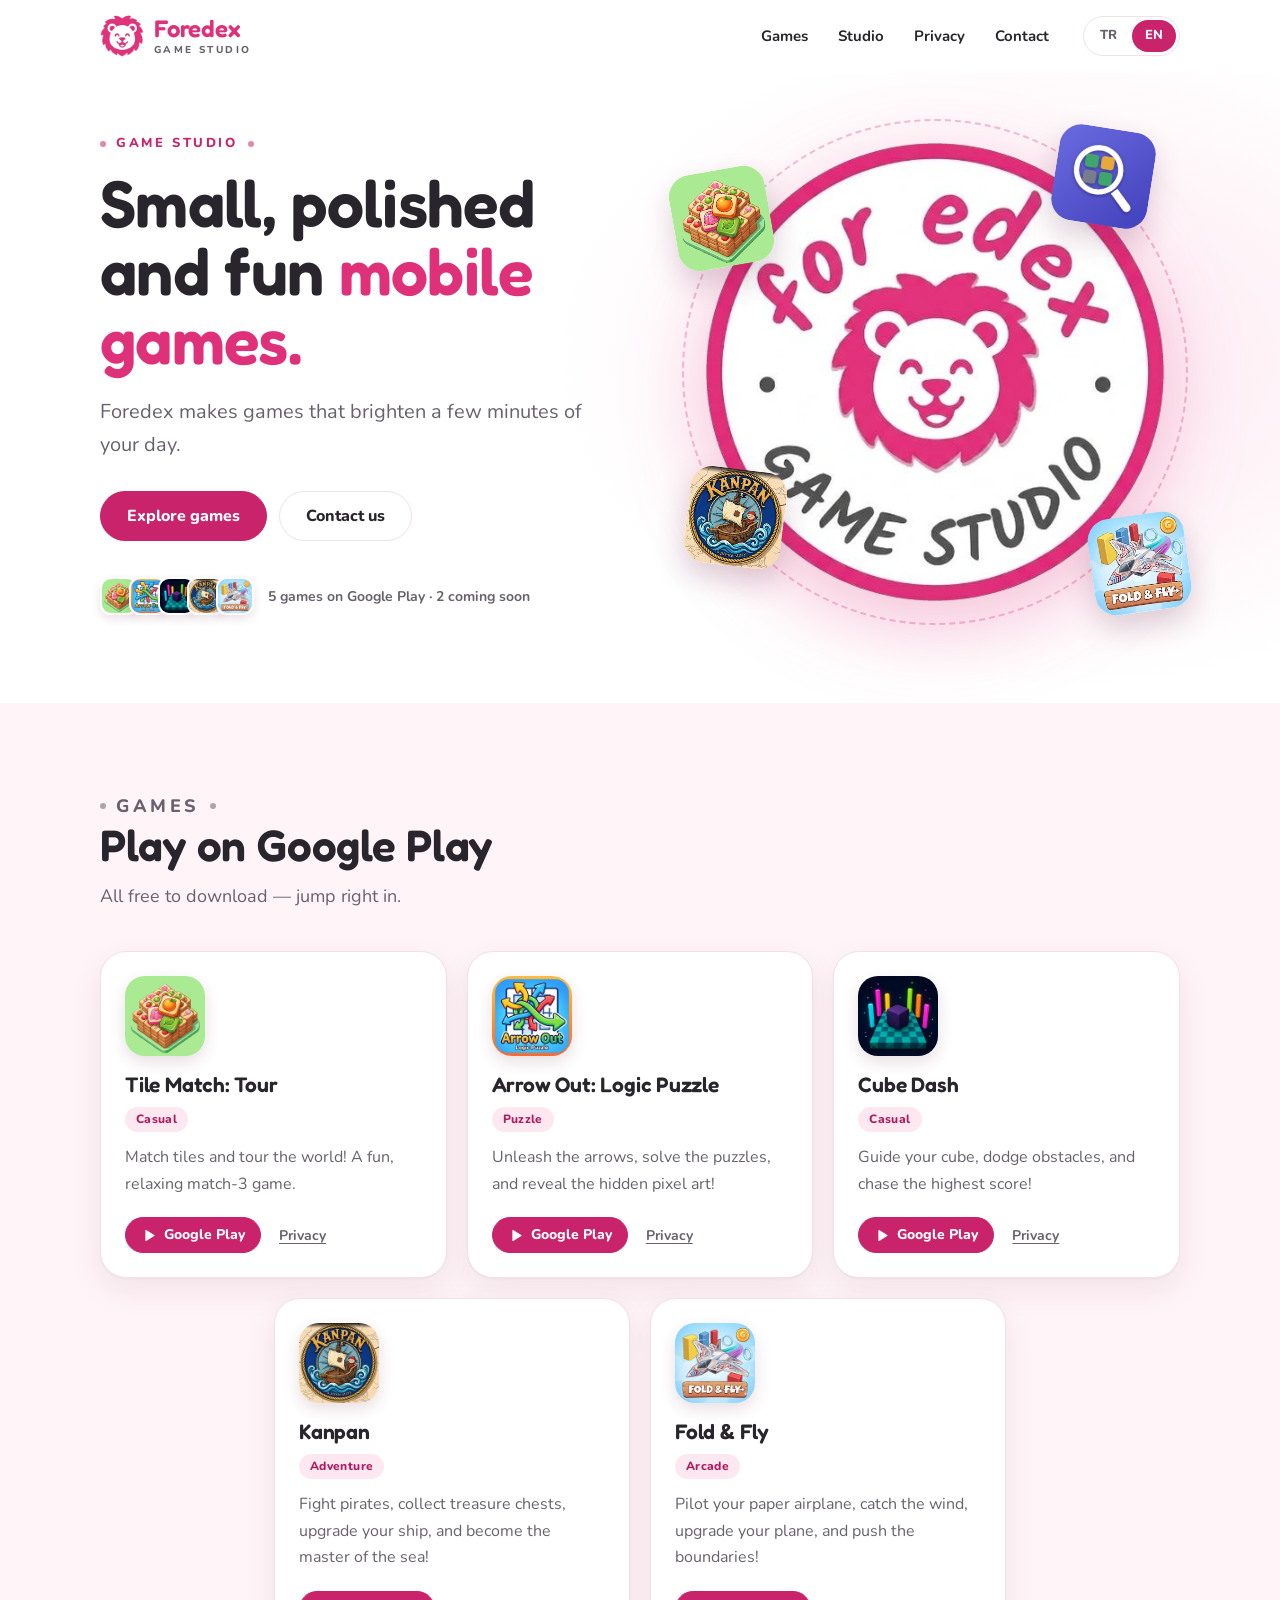
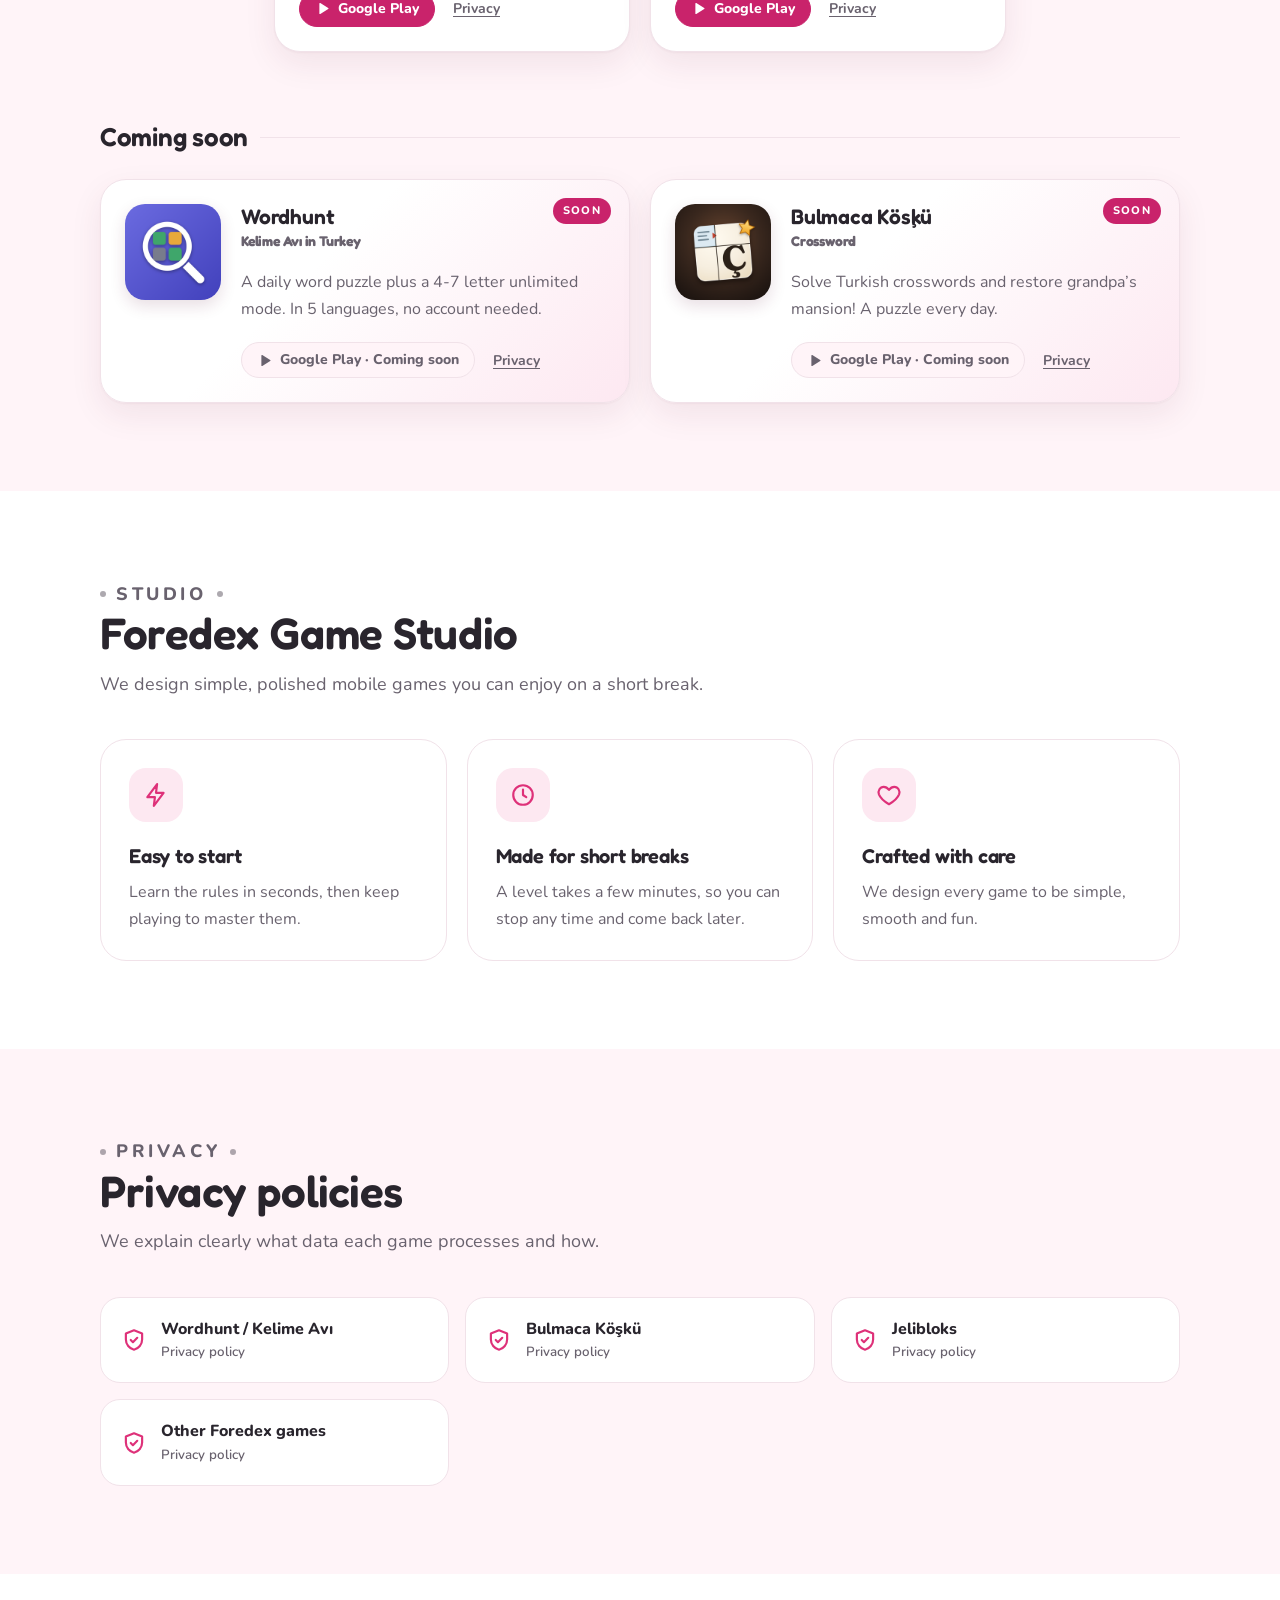
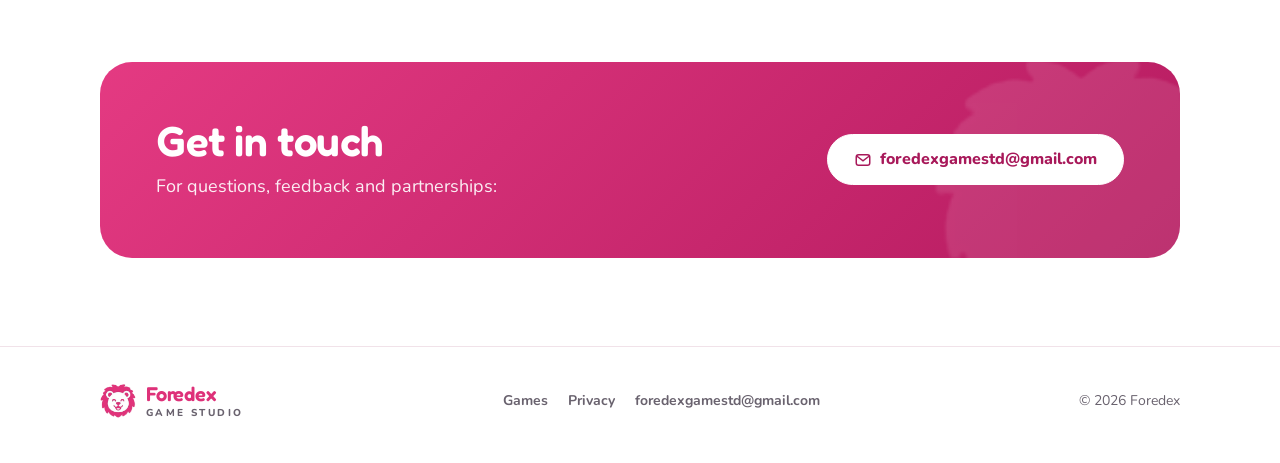
<file: index.html>
<!DOCTYPE html>
<html lang="tr">
<head>
<meta charset="utf-8">
<meta name="viewport" content="width=device-width, initial-scale=1">
<title>Foredex Game Studio</title>
<meta name="description" content="Foredex: small, polished and fun mobile games. Küçük, şık ve eğlenceli mobil oyunlar.">
<meta name="theme-color" content="#ffffff" media="(prefers-color-scheme: light)">
<meta name="theme-color" content="#141116" media="(prefers-color-scheme: dark)">
<meta property="og:type" content="website">
<meta property="og:site_name" content="Foredex Game Studio">
<meta property="og:title" content="Foredex Game Studio">
<meta property="og:description" content="Foredex: small, polished and fun mobile games. Küçük, şık ve eğlenceli mobil oyunlar.">
<meta property="og:url" content="https://kadirzbk.github.io/foredex/">
<meta property="og:image" content="https://kadirzbk.github.io/foredex/assets/og.png">
<meta name="twitter:card" content="summary_large_image">
<link rel="icon" type="image/png" href="assets/favicon.png">
<link rel="apple-touch-icon" href="assets/apple-touch-icon.png">
<link rel="preconnect" href="https://fonts.googleapis.com">
<link rel="preconnect" href="https://fonts.gstatic.com" crossorigin>
<link rel="stylesheet" href="https://fonts.googleapis.com/css2?family=Fredoka:wght@500..700&family=Nunito:wght@400..800&display=swap">
<link rel="stylesheet" href="assets/style.css">
</head>
<body>
<header class="top"><div class="wrap">
  <a class="brand" href="./"><img src="assets/mark.png" alt="" width="44" height="44"><span><b>Foredex</b><small>GAME STUDIO</small></span></a>
  <nav class="nav" aria-label="Menu">
    <a href="#games"><span data-l="tr">Oyunlar</span><span data-l="en" hidden>Games</span></a>
    <a href="#about"><span data-l="tr">Stüdyo</span><span data-l="en" hidden>Studio</span></a>
    <a href="#privacy"><span data-l="tr">Gizlilik</span><span data-l="en" hidden>Privacy</span></a>
    <a href="#contact"><span data-l="tr">İletişim</span><span data-l="en" hidden>Contact</span></a>
  </nav>
  <div class="lang" role="group" aria-label="Language / Dil">
    <button type="button" data-lang="tr" aria-pressed="true">TR</button>
    <button type="button" data-lang="en" aria-pressed="false">EN</button>
  </div>
</div></header>
<main>
<section class="hero"><div class="wrap hero-grid">
  <div>
    <p class="eyebrow">GAME STUDIO</p>
    <h1><span data-l="tr">Küçük, şık ve eğlenceli <em>mobil oyunlar.</em></span><span data-l="en" hidden>Small, polished and fun <em>mobile games.</em></span></h1>
    <p class="lead"><span data-l="tr">Foredex, her gün birkaç dakikanızı güzel geçirecek oyunlar yapar.</span><span data-l="en" hidden>Foredex makes games that brighten a few minutes of your day.</span></p>
    <div class="cta">
      <a class="btn primary lg" href="#games"><span data-l="tr">Oyunları keşfet</span><span data-l="en" hidden>Explore games</span></a>
      <a class="btn lg" href="#contact"><span data-l="tr">İletişim</span><span data-l="en" hidden>Contact us</span></a>
    </div>
    <div class="stack"><div><img src="assets/tilematch.webp" alt="" width="38" height="38"><img src="assets/arrowout.webp" alt="" width="38" height="38"><img src="assets/cubedash.webp" alt="" width="38" height="38"><img src="assets/kanpan.webp" alt="" width="38" height="38"><img src="assets/foldfly.webp" alt="" width="38" height="38"></div><span data-l="tr">Google Play'de 5 oyun · 2 oyun yakında</span><span data-l="en" hidden>5 games on Google Play · 2 coming soon</span></div>
  </div>
  <div class="hero-art" aria-hidden="true">
    <img class="badge" src="assets/logo.webp" alt="" width="512" height="512">
    <img class="float f1" src="assets/tilematch.webp" alt="" width="96" height="96"><img class="float f2" src="assets/wordhunt.png" alt="" width="96" height="96"><img class="float f3" src="assets/kanpan.webp" alt="" width="96" height="96"><img class="float f4" src="assets/foldfly.webp" alt="" width="96" height="96">
  </div>
</div></section>

<section class="block alt" id="games"><div class="wrap">
  <div class="section-head">
    <p class="eyebrow"><span data-l="tr">Oyunlar</span><span data-l="en" hidden>Games</span></p>
    <h2><span data-l="tr">Google Play'de oynayın</span><span data-l="en" hidden>Play on Google Play</span></h2>
    <p><span data-l="tr">Hepsi ücretsiz; indirin ve hemen oynamaya başlayın.</span><span data-l="en" hidden>All free to download — jump right in.</span></p>
  </div>
  <div class="games">
<article class="game">
  <img src="assets/tilematch.webp" alt="" width="80" height="80" loading="lazy">
  <h3>Tile Match: Tour</h3>
  <span class="chip"><span data-l="tr">Gündelik</span><span data-l="en" hidden>Casual</span></span>
  <p><span data-l="tr">Taşları eşleştir, dünyayı keşfet! Eğlenceli ve rahatlatıcı 3’lü eşleştirme oyunu.</span><span data-l="en" hidden>Match tiles and tour the world! A fun, relaxing match-3 game.</span></p>
  <div class="actions">
    <a class="btn primary sm" href="https://play.google.com/store/apps/details?id=com.eXe.foredeX.TileMatch"><svg viewBox="0 0 24 24" aria-hidden="true"><path d="M7 4.2v15.6a1 1 0 0 0 1.5.86l12.6-7.8a1 1 0 0 0 0-1.72L8.5 3.34A1 1 0 0 0 7 4.2z"/></svg>Google Play</a>
    <a class="link" href="games/privacy/"><span data-l="tr">Gizlilik</span><span data-l="en" hidden>Privacy</span></a>
  </div>
</article>
<article class="game">
  <img src="assets/arrowout.webp" alt="" width="80" height="80" loading="lazy">
  <h3>Arrow Out: Logic Puzzle</h3>
  <span class="chip"><span data-l="tr">Bulmaca</span><span data-l="en" hidden>Puzzle</span></span>
  <p><span data-l="tr">Okları serbest bırak, bulmacaları çöz ve gizli piksel sanatını ortaya çıkar!</span><span data-l="en" hidden>Unleash the arrows, solve the puzzles, and reveal the hidden pixel art!</span></p>
  <div class="actions">
    <a class="btn primary sm" href="https://play.google.com/store/apps/details?id=com.eXe.foredeX.ArrowOut"><svg viewBox="0 0 24 24" aria-hidden="true"><path d="M7 4.2v15.6a1 1 0 0 0 1.5.86l12.6-7.8a1 1 0 0 0 0-1.72L8.5 3.34A1 1 0 0 0 7 4.2z"/></svg>Google Play</a>
    <a class="link" href="games/privacy/"><span data-l="tr">Gizlilik</span><span data-l="en" hidden>Privacy</span></a>
  </div>
</article>
<article class="game">
  <img src="assets/cubedash.webp" alt="" width="80" height="80" loading="lazy">
  <h3>Cube Dash</h3>
  <span class="chip"><span data-l="tr">Gündelik</span><span data-l="en" hidden>Casual</span></span>
  <p><span data-l="tr">Küpünü yönlendir, engellerden kaç ve en yüksek puanı kovala!</span><span data-l="en" hidden>Guide your cube, dodge obstacles, and chase the highest score!</span></p>
  <div class="actions">
    <a class="btn primary sm" href="https://play.google.com/store/apps/details?id=com.eXe.foredeX.CubeDash"><svg viewBox="0 0 24 24" aria-hidden="true"><path d="M7 4.2v15.6a1 1 0 0 0 1.5.86l12.6-7.8a1 1 0 0 0 0-1.72L8.5 3.34A1 1 0 0 0 7 4.2z"/></svg>Google Play</a>
    <a class="link" href="games/privacy/"><span data-l="tr">Gizlilik</span><span data-l="en" hidden>Privacy</span></a>
  </div>
</article>
<article class="game">
  <img src="assets/kanpan.webp" alt="" width="80" height="80" loading="lazy">
  <h3>Kanpan</h3>
  <span class="chip"><span data-l="tr">Macera</span><span data-l="en" hidden>Adventure</span></span>
  <p><span data-l="tr">Korsanlarla savaş, sandıkları topla, gemini geliştir ve denizin hakimi ol!</span><span data-l="en" hidden>Fight pirates, collect treasure chests, upgrade your ship, and become the master of the sea!</span></p>
  <div class="actions">
    <a class="btn primary sm" href="https://play.google.com/store/apps/details?id=com.eXe.foredeX.Kanpan"><svg viewBox="0 0 24 24" aria-hidden="true"><path d="M7 4.2v15.6a1 1 0 0 0 1.5.86l12.6-7.8a1 1 0 0 0 0-1.72L8.5 3.34A1 1 0 0 0 7 4.2z"/></svg>Google Play</a>
    <a class="link" href="games/privacy/"><span data-l="tr">Gizlilik</span><span data-l="en" hidden>Privacy</span></a>
  </div>
</article>
<article class="game">
  <img src="assets/foldfly.webp" alt="" width="80" height="80" loading="lazy">
  <h3>Fold & Fly</h3>
  <span class="chip"><span data-l="tr">Arcade</span><span data-l="en" hidden>Arcade</span></span>
  <p><span data-l="tr">Kağıt uçağını yönlendir, rüzgarı yakala, uçağını geliştir ve sınırları aş!</span><span data-l="en" hidden>Pilot your paper airplane, catch the wind, upgrade your plane, and push the boundaries!</span></p>
  <div class="actions">
    <a class="btn primary sm" href="https://play.google.com/store/apps/details?id=com.eXe.foredeX.FoldFly"><svg viewBox="0 0 24 24" aria-hidden="true"><path d="M7 4.2v15.6a1 1 0 0 0 1.5.86l12.6-7.8a1 1 0 0 0 0-1.72L8.5 3.34A1 1 0 0 0 7 4.2z"/></svg>Google Play</a>
    <a class="link" href="games/privacy/"><span data-l="tr">Gizlilik</span><span data-l="en" hidden>Privacy</span></a>
  </div>
</article>
  </div>
  <h3 class="sub"><span data-l="tr">Yakında</span><span data-l="en" hidden>Coming soon</span></h3>
  <div class="soon">
<article class="game">
  <span class="ribbon"><span data-l="tr">Yakında</span><span data-l="en" hidden>Soon</span></span>
  <img src="assets/wordhunt.png" alt="" width="96" height="96" loading="lazy">
  <div>
    <h3>Wordhunt<small><span data-l="tr">Türkiye'de Kelime Avı</span><span data-l="en" hidden>Kelime Avı in Turkey</span></small></h3>
    <p><span data-l="tr">Her gün bir kelime bulmacası ve 4-7 harfli sınırsız mod. 5 dilde, hesap gerektirmez.</span><span data-l="en" hidden>A daily word puzzle plus a 4-7 letter unlimited mode. In 5 languages, no account needed.</span></p>
    <div class="actions">
      <span class="btn sm disabled"><svg viewBox="0 0 24 24" aria-hidden="true"><path d="M7 4.2v15.6a1 1 0 0 0 1.5.86l12.6-7.8a1 1 0 0 0 0-1.72L8.5 3.34A1 1 0 0 0 7 4.2z"/></svg><span data-l="tr">Google Play · Yakında</span><span data-l="en" hidden>Google Play · Coming soon</span></span>
      <a class="link" href="wordhunt/privacy/"><span data-l="tr">Gizlilik</span><span data-l="en" hidden>Privacy</span></a>
    </div>
  </div>
</article>
<article class="game">
  <span class="ribbon"><span data-l="tr">Yakında</span><span data-l="en" hidden>Soon</span></span>
  <img src="assets/bulmaca-kosku.png" alt="" width="96" height="96" loading="lazy">
  <div>
    <h3>Bulmaca Köşkü<small><span data-l="tr">Çengel Bulmaca</span><span data-l="en" hidden>Crossword</span></small></h3>
    <p><span data-l="tr">Çengel bulmaca çöz, dedenin köşkünü yenile! Her gün bir bulmaca.</span><span data-l="en" hidden>Solve Turkish crosswords and restore grandpa’s mansion! A puzzle every day.</span></p>
    <div class="actions">
      <span class="btn sm disabled"><svg viewBox="0 0 24 24" aria-hidden="true"><path d="M7 4.2v15.6a1 1 0 0 0 1.5.86l12.6-7.8a1 1 0 0 0 0-1.72L8.5 3.34A1 1 0 0 0 7 4.2z"/></svg><span data-l="tr">Google Play · Yakında</span><span data-l="en" hidden>Google Play · Coming soon</span></span>
      <a class="link" href="bulmaca-kosku/privacy/"><span data-l="tr">Gizlilik</span><span data-l="en" hidden>Privacy</span></a>
    </div>
  </div>
</article>
  </div>
</div></section>

<section class="block" id="about"><div class="wrap">
  <div class="section-head">
    <p class="eyebrow"><span data-l="tr">Stüdyo</span><span data-l="en" hidden>Studio</span></p>
    <h2>Foredex Game Studio</h2>
    <p><span data-l="tr">Kısa molalarda açıp keyifle oynayacağınız, sade ve özenli mobil oyunlar tasarlıyoruz.</span><span data-l="en" hidden>We design simple, polished mobile games you can enjoy on a short break.</span></p>
  </div>
  <div class="values"><div class="value"><div class="ic"><svg viewBox="0 0 24 24" aria-hidden="true"><path d="M13 2 4 14h7l-1 8 9-12h-7z"/></svg></div><h3><span data-l="tr">Kolay başla</span><span data-l="en" hidden>Easy to start</span></h3><p><span data-l="tr">Kuralları saniyeler içinde öğrenin; ustalaşmak için oynamaya devam edin.</span><span data-l="en" hidden>Learn the rules in seconds, then keep playing to master them.</span></p></div><div class="value"><div class="ic"><svg viewBox="0 0 24 24" aria-hidden="true"><circle cx="12" cy="12" r="9"/><path d="M12 7v5l3 2"/></svg></div><h3><span data-l="tr">Kısa molalara uygun</span><span data-l="en" hidden>Made for short breaks</span></h3><p><span data-l="tr">Bir bölüm birkaç dakika sürer; dilediğiniz an bırakıp sonra devam edin.</span><span data-l="en" hidden>A level takes a few minutes, so you can stop any time and come back later.</span></p></div><div class="value"><div class="ic"><svg viewBox="0 0 24 24" aria-hidden="true"><path d="M12 20.5s-7.5-4.4-9.3-9.1C1.6 8.2 3.6 4.5 7.1 4.5c2 0 3.6 1.1 4.9 2.8 1.3-1.7 2.9-2.8 4.9-2.8 3.5 0 5.5 3.7 4.4 6.9-1.8 4.7-9.3 9.1-9.3 9.1z"/></svg></div><h3><span data-l="tr">Özenle yapıldı</span><span data-l="en" hidden>Crafted with care</span></h3><p><span data-l="tr">Her oyunu sade, akıcı ve keyifli olacak şekilde tasarlıyoruz.</span><span data-l="en" hidden>We design every game to be simple, smooth and fun.</span></p></div></div>
</div></section>

<section class="block alt" id="privacy"><div class="wrap">
  <div class="section-head">
    <p class="eyebrow"><span data-l="tr">Gizlilik</span><span data-l="en" hidden>Privacy</span></p>
    <h2><span data-l="tr">Gizlilik politikaları</span><span data-l="en" hidden>Privacy policies</span></h2>
    <p><span data-l="tr">Her oyunun hangi verileri nasıl işlediğini açıkça anlatıyoruz.</span><span data-l="en" hidden>We explain clearly what data each game processes and how.</span></p>
  </div>
  <div class="policies">
    <a href="wordhunt/privacy/"><svg viewBox="0 0 24 24" aria-hidden="true"><path d="M12 3 4.5 6v5.5c0 4.6 3.2 8.4 7.5 9.5 4.3-1.1 7.5-4.9 7.5-9.5V6z"/><path d="m9 12 2 2 4-4"/></svg><span>Wordhunt / Kelime Avı<small><span data-l="tr">Gizlilik politikası</span><span data-l="en" hidden>Privacy policy</span></small></span></a>
    <a href="bulmaca-kosku/privacy/"><svg viewBox="0 0 24 24" aria-hidden="true"><path d="M12 3 4.5 6v5.5c0 4.6 3.2 8.4 7.5 9.5 4.3-1.1 7.5-4.9 7.5-9.5V6z"/><path d="m9 12 2 2 4-4"/></svg><span>Bulmaca Köşkü<small><span data-l="tr">Gizlilik politikası</span><span data-l="en" hidden>Privacy policy</span></small></span></a>
    <a href="jelibloks/privacy/"><svg viewBox="0 0 24 24" aria-hidden="true"><path d="M12 3 4.5 6v5.5c0 4.6 3.2 8.4 7.5 9.5 4.3-1.1 7.5-4.9 7.5-9.5V6z"/><path d="m9 12 2 2 4-4"/></svg><span>Jelibloks<small><span data-l="tr">Gizlilik politikası</span><span data-l="en" hidden>Privacy policy</span></small></span></a>
    <a href="games/privacy/"><svg viewBox="0 0 24 24" aria-hidden="true"><path d="M12 3 4.5 6v5.5c0 4.6 3.2 8.4 7.5 9.5 4.3-1.1 7.5-4.9 7.5-9.5V6z"/><path d="m9 12 2 2 4-4"/></svg><span><span data-l="tr">Diğer Foredex oyunları</span><span data-l="en" hidden>Other Foredex games</span><small><span data-l="tr">Gizlilik politikası</span><span data-l="en" hidden>Privacy policy</span></small></span></a>
  </div>
</div></section>

<section class="block" id="contact"><div class="wrap">
  <div class="contact">
    <div>
      <h2><span data-l="tr">Bize yazın</span><span data-l="en" hidden>Get in touch</span></h2>
      <p><span data-l="tr">Sorularınız, geri bildirimleriniz ve iş birlikleri için:</span><span data-l="en" hidden>For questions, feedback and partnerships:</span></p>
    </div>
    <a class="btn lg" href="mailto:foredexgamestd@gmail.com"><svg viewBox="0 0 24 24" aria-hidden="true"><rect x="3" y="5" width="18" height="14" rx="3"/><path d="m4 7 8 6 8-6"/></svg>foredexgamestd@gmail.com</a>
  </div>
</div></section>
</main>
<footer><div class="wrap">
  <a class="brand" href="./"><img src="assets/mark.png" alt="" width="36" height="36" loading="lazy"><span><b>Foredex</b><small>GAME STUDIO</small></span></a>
  <nav aria-label="Footer">
    <a href="#games"><span data-l="tr">Oyunlar</span><span data-l="en" hidden>Games</span></a>
    <a href="#privacy"><span data-l="tr">Gizlilik</span><span data-l="en" hidden>Privacy</span></a>
    <a href="mailto:foredexgamestd@gmail.com">foredexgamestd@gmail.com</a>
  </nav>
  <span>© 2026 Foredex</span>
</div></footer>
<script src="assets/site.js"></script>
</body>
</html>
</file>
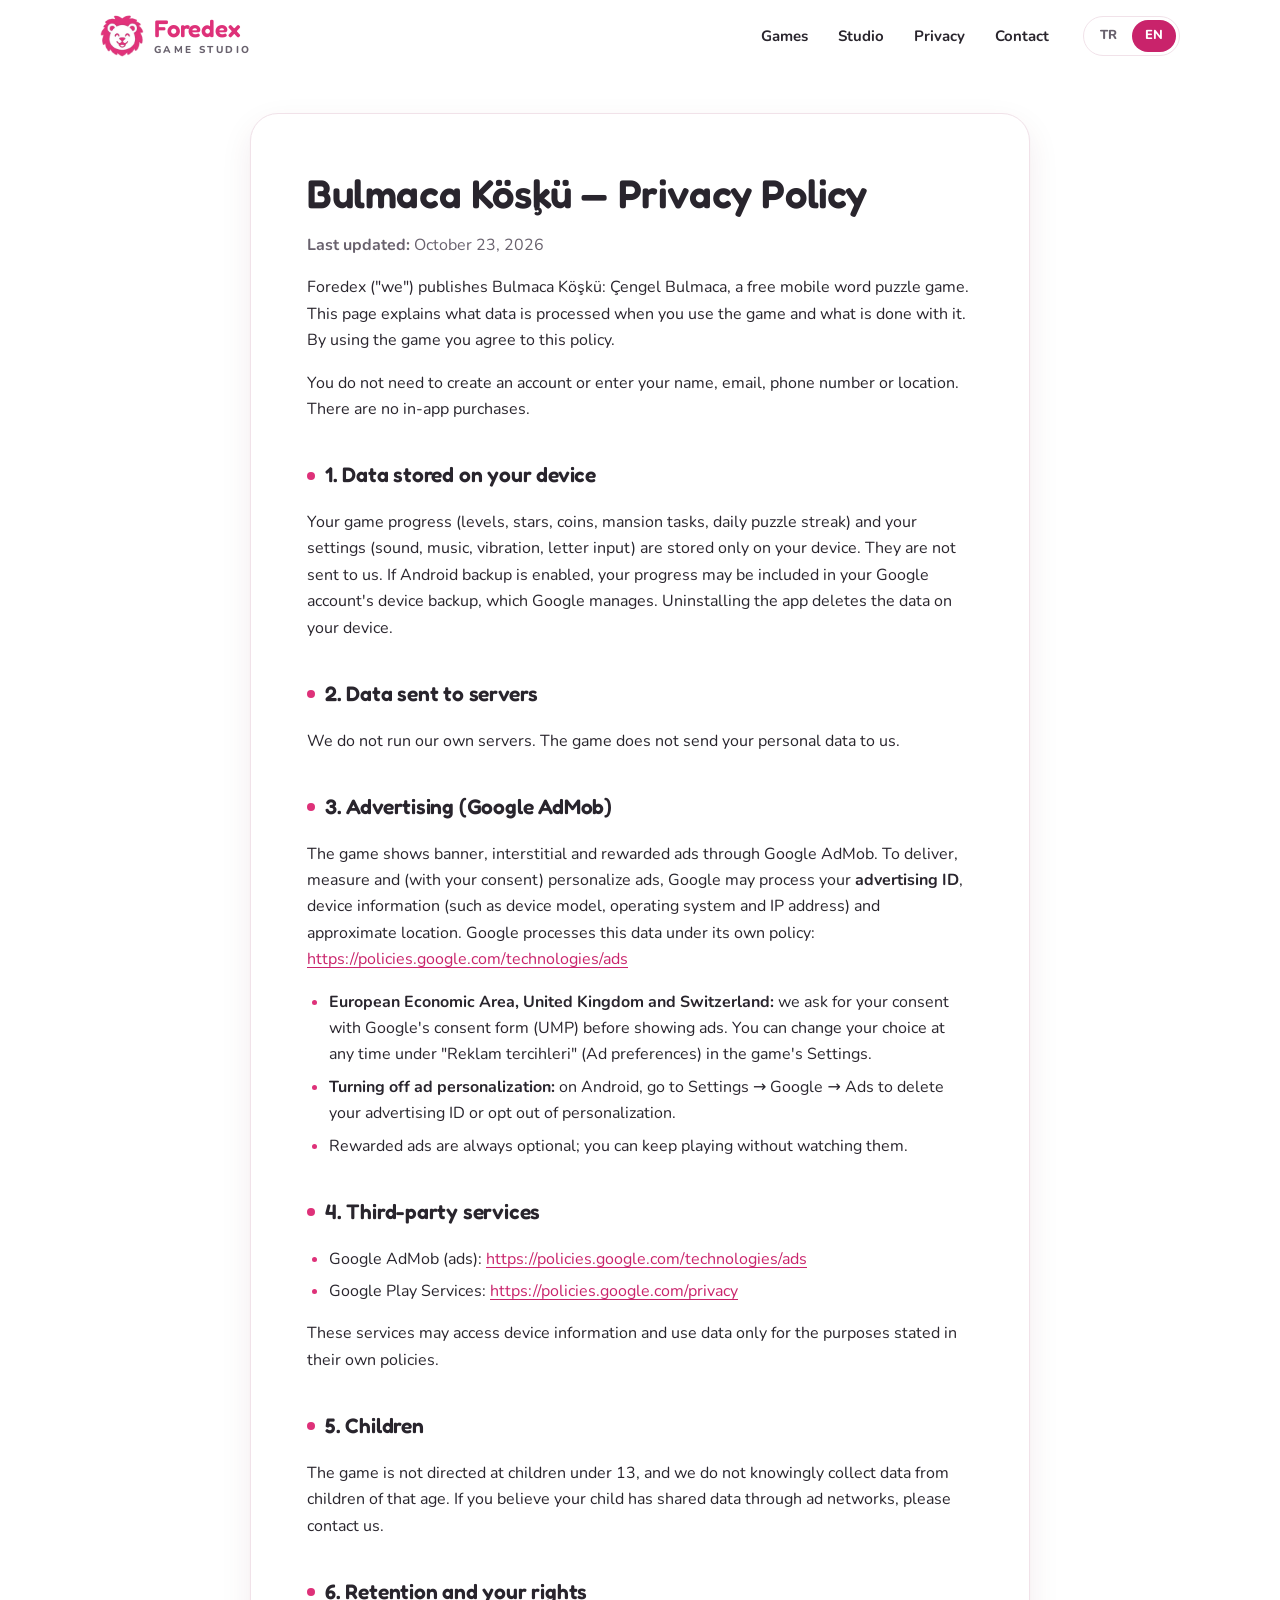
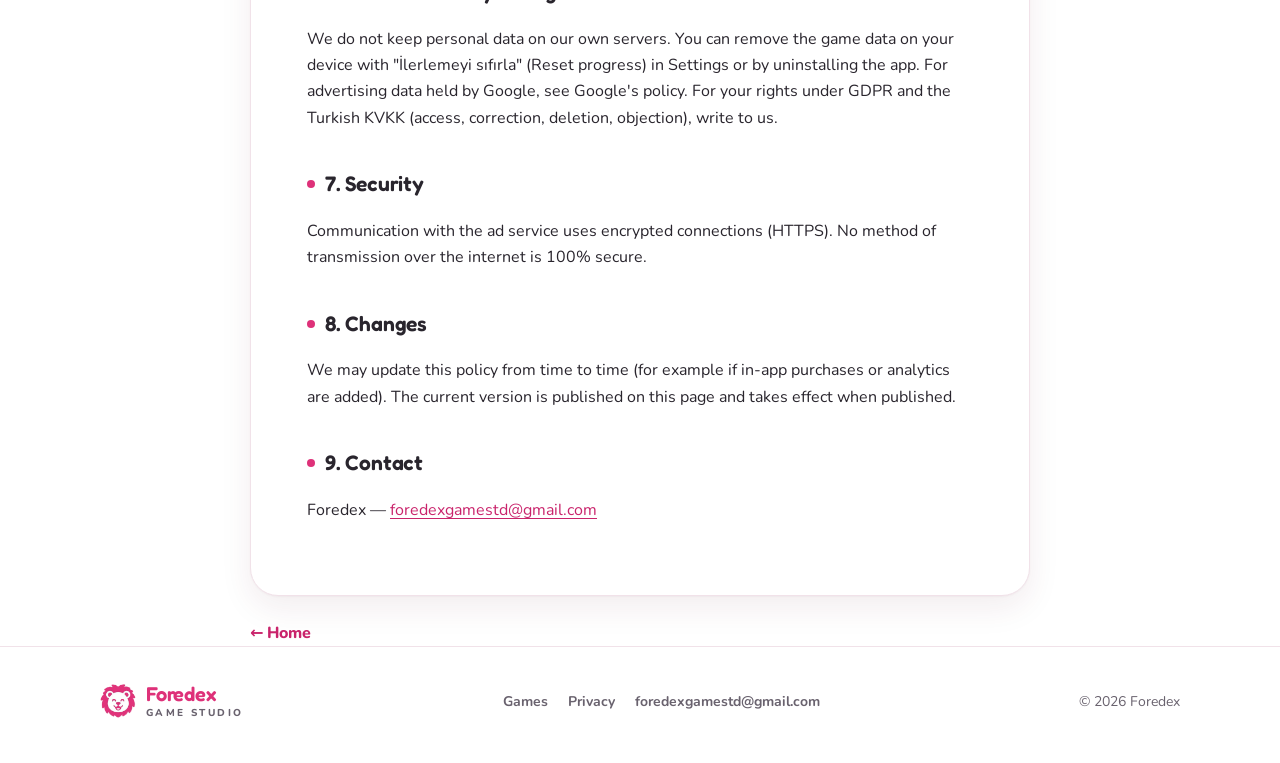
<file: bulmaca-kosku/privacy/index.html>
<!DOCTYPE html>
<html lang="tr">
<head>
<meta charset="utf-8">
<meta name="viewport" content="width=device-width, initial-scale=1">
<title>Bulmaca Köşkü — Privacy Policy</title>
<meta name="description" content="Privacy policy / Gizlilik politikası">
<meta name="theme-color" content="#ffffff" media="(prefers-color-scheme: light)">
<meta name="theme-color" content="#141116" media="(prefers-color-scheme: dark)">
<meta property="og:type" content="website">
<meta property="og:site_name" content="Foredex Game Studio">
<meta property="og:title" content="Bulmaca Köşkü — Privacy Policy">
<meta property="og:description" content="Privacy policy / Gizlilik politikası">
<meta property="og:url" content="https://kadirzbk.github.io/foredex/bulmaca-kosku/privacy/">
<meta property="og:image" content="https://kadirzbk.github.io/foredex/assets/og.png">
<meta name="twitter:card" content="summary_large_image">
<link rel="icon" type="image/png" href="../../assets/favicon.png">
<link rel="apple-touch-icon" href="../../assets/apple-touch-icon.png">
<link rel="preconnect" href="https://fonts.googleapis.com">
<link rel="preconnect" href="https://fonts.gstatic.com" crossorigin>
<link rel="stylesheet" href="https://fonts.googleapis.com/css2?family=Fredoka:wght@500..700&family=Nunito:wght@400..800&display=swap">
<link rel="stylesheet" href="../../assets/style.css">
</head>
<body>
<header class="top"><div class="wrap">
  <a class="brand" href="../../"><img src="../../assets/mark.png" alt="" width="44" height="44"><span><b>Foredex</b><small>GAME STUDIO</small></span></a>
  <nav class="nav" aria-label="Menu">
    <a href="../../#games"><span data-l="tr">Oyunlar</span><span data-l="en" hidden>Games</span></a>
    <a href="../../#about"><span data-l="tr">Stüdyo</span><span data-l="en" hidden>Studio</span></a>
    <a href="../../#privacy"><span data-l="tr">Gizlilik</span><span data-l="en" hidden>Privacy</span></a>
    <a href="../../#contact"><span data-l="tr">İletişim</span><span data-l="en" hidden>Contact</span></a>
  </nav>
  <div class="lang" role="group" aria-label="Language / Dil">
    <button type="button" data-lang="tr" aria-pressed="true">TR</button>
    <button type="button" data-lang="en" aria-pressed="false">EN</button>
  </div>
</div></header>
<main class="wrap page">
<article class="policy" data-l="tr" lang="tr">
<h1>Bulmaca Köşkü — Gizlilik Politikası</h1>
<p><strong>Son güncelleme:</strong> 23 Ekim 2026</p>
<p>Foredex ("biz") olarak Bulmaca Köşkü: Çengel Bulmaca adlı ücretsiz mobil oyunu yayınlıyoruz. Bu sayfa, oyunu kullanırken hangi verilerin işlendiğini ve bu verilerle ne yapıldığını açıklar. Oyunu kullanarak bu politikayı kabul etmiş olursunuz.</p>
<p>Oyunda hesap oluşturmanız, ad, e-posta, telefon numarası ya da konum girmeniz gerekmez. Uygulama içi satın alma yoktur.</p>
<h2>1. Cihazınızda saklanan veriler</h2>
<p>Oyun ilerlemeniz (bölümler, yıldızlar, altınlar, köşk görevleri, Günün Çengeli serisi) ve ayarlarınız (ses, müzik, titreşim, harf girişi) yalnızca cihazınızda saklanır. Bu bilgiler bize gönderilmez. Android'in yedekleme özelliği açıksa ilerlemeniz Google hesabınızın cihaz yedeğine dahil edilebilir; bu yedeği Google yönetir. Uygulamayı silerseniz cihazdaki veriler de silinir.</p>
<h2>2. Sunucuya gönderilen veriler</h2>
<p>Kendi sunucumuz yoktur. Oyun, kişisel verilerinizi bize göndermez.</p>
<h2>3. Reklamlar (Google AdMob)</h2>
<p>Oyun, Google AdMob aracılığıyla banner, geçiş ve ödüllü reklamlar gösterir. Google, reklamları sunmak, ölçmek ve (izin verdiyseniz) kişiselleştirmek için <strong>reklam kimliğinizi</strong>, cihaz bilgilerinizi (cihaz modeli, işletim sistemi, IP adresi gibi) ve yaklaşık konumunuzu işleyebilir. Bu verileri Google kendi politikasına göre işler: <a href="https://policies.google.com/technologies/ads" rel="noopener">https://policies.google.com/technologies/ads</a></p>
<ul>
<li><strong>Avrupa Ekonomik Alanı, Birleşik Krallık ve İsviçre:</strong> Reklam göstermeden önce Google'ın izin penceresi (UMP) ile onayınızı isteriz. Onayınızı oyunun Ayarlar ekranındaki "Reklam tercihleri" bölümünden istediğiniz zaman değiştirebilirsiniz.</li>
<li><strong>Reklam kişiselleştirmesini kapatma:</strong> Android'de Ayarlar → Google → Reklamlar bölümünden reklam kimliğinizi silebilir veya kişiselleştirmeyi kapatabilirsiniz.</li>
<li>Ödüllü reklamlar her zaman isteğe bağlıdır; izlemezseniz oyun oynamaya devam edebilirsiniz.</li>
</ul>
<h2>4. Üçüncü taraf hizmetler</h2>
<ul>
<li>Google AdMob (reklamlar): <a href="https://policies.google.com/technologies/ads" rel="noopener">https://policies.google.com/technologies/ads</a></li>
<li>Google Play Hizmetleri: <a href="https://policies.google.com/privacy" rel="noopener">https://policies.google.com/privacy</a></li>
</ul>
<p>Bu hizmetler cihaz bilgilerine erişebilir ve verileri kendi politikalarında belirtilen amaçlarla kullanır.</p>
<h2>5. Çocuklar</h2>
<p>Oyun 13 yaşın altındaki çocuklara yönelik değildir ve bilerek bu yaştaki çocuklardan veri toplamayız. Çocuğunuzun reklam ağları aracılığıyla veri paylaştığını düşünüyorsanız bizimle iletişime geçin.</p>
<h2>6. Verilerinizin saklanması ve haklarınız</h2>
<p>Kendi sunucularımızda kişisel verinizi tutmayız. Cihazınızdaki oyun verilerini, oyunun Ayarlar ekranındaki "İlerlemeyi sıfırla" ile veya uygulamayı silerek kaldırabilirsiniz. Google'ın tuttuğu reklam verileri için Google'ın politikasına bakın. KVKK ve GDPR kapsamındaki haklarınız (erişim, düzeltme, silme, itiraz) için bize yazabilirsiniz.</p>
<h2>7. Güvenlik</h2>
<p>Reklam hizmetiyle yapılan iletişim şifreli bağlantı (HTTPS) üzerinden gerçekleşir. İnternet üzerinden hiçbir iletim yönteminin %100 güvenli olmadığını unutmayın.</p>
<h2>8. Değişiklikler</h2>
<p>Bu politikayı zaman zaman güncelleyebiliriz (ör. uygulama içi satın alma veya analitik eklenirse). Güncel sürüm bu sayfada yayınlanır ve yayınlandığı anda yürürlüğe girer.</p>
<h2>9. İletişim</h2>
<p>Foredex — <a href="mailto:foredexgamestd@gmail.com">foredexgamestd@gmail.com</a></p>
</article>
<article class="policy" data-l="en" lang="en" hidden>
<h1>Bulmaca Köşkü — Privacy Policy</h1>
<p><strong>Last updated:</strong> October 23, 2026</p>
<p>Foredex ("we") publishes Bulmaca Köşkü: Çengel Bulmaca, a free mobile word puzzle game. This page explains what data is processed when you use the game and what is done with it. By using the game you agree to this policy.</p>
<p>You do not need to create an account or enter your name, email, phone number or location. There are no in-app purchases.</p>
<h2>1. Data stored on your device</h2>
<p>Your game progress (levels, stars, coins, mansion tasks, daily puzzle streak) and your settings (sound, music, vibration, letter input) are stored only on your device. They are not sent to us. If Android backup is enabled, your progress may be included in your Google account's device backup, which Google manages. Uninstalling the app deletes the data on your device.</p>
<h2>2. Data sent to servers</h2>
<p>We do not run our own servers. The game does not send your personal data to us.</p>
<h2>3. Advertising (Google AdMob)</h2>
<p>The game shows banner, interstitial and rewarded ads through Google AdMob. To deliver, measure and (with your consent) personalize ads, Google may process your <strong>advertising ID</strong>, device information (such as device model, operating system and IP address) and approximate location. Google processes this data under its own policy: <a href="https://policies.google.com/technologies/ads" rel="noopener">https://policies.google.com/technologies/ads</a></p>
<ul>
<li><strong>European Economic Area, United Kingdom and Switzerland:</strong> we ask for your consent with Google's consent form (UMP) before showing ads. You can change your choice at any time under "Reklam tercihleri" (Ad preferences) in the game's Settings.</li>
<li><strong>Turning off ad personalization:</strong> on Android, go to Settings → Google → Ads to delete your advertising ID or opt out of personalization.</li>
<li>Rewarded ads are always optional; you can keep playing without watching them.</li>
</ul>
<h2>4. Third-party services</h2>
<ul>
<li>Google AdMob (ads): <a href="https://policies.google.com/technologies/ads" rel="noopener">https://policies.google.com/technologies/ads</a></li>
<li>Google Play Services: <a href="https://policies.google.com/privacy" rel="noopener">https://policies.google.com/privacy</a></li>
</ul>
<p>These services may access device information and use data only for the purposes stated in their own policies.</p>
<h2>5. Children</h2>
<p>The game is not directed at children under 13, and we do not knowingly collect data from children of that age. If you believe your child has shared data through ad networks, please contact us.</p>
<h2>6. Retention and your rights</h2>
<p>We do not keep personal data on our own servers. You can remove the game data on your device with "İlerlemeyi sıfırla" (Reset progress) in Settings or by uninstalling the app. For advertising data held by Google, see Google's policy. For your rights under GDPR and the Turkish KVKK (access, correction, deletion, objection), write to us.</p>
<h2>7. Security</h2>
<p>Communication with the ad service uses encrypted connections (HTTPS). No method of transmission over the internet is 100% secure.</p>
<h2>8. Changes</h2>
<p>We may update this policy from time to time (for example if in-app purchases or analytics are added). The current version is published on this page and takes effect when published.</p>
<h2>9. Contact</h2>
<p>Foredex — <a href="mailto:foredexgamestd@gmail.com">foredexgamestd@gmail.com</a></p>
</article>
<a class="back" href="../../"><span data-l="tr">← Ana sayfa</span><span data-l="en" hidden>← Home</span></a>
</main>
<footer><div class="wrap">
  <a class="brand" href="../../"><img src="../../assets/mark.png" alt="" width="36" height="36" loading="lazy"><span><b>Foredex</b><small>GAME STUDIO</small></span></a>
  <nav aria-label="Footer">
    <a href="../../#games"><span data-l="tr">Oyunlar</span><span data-l="en" hidden>Games</span></a>
    <a href="../../#privacy"><span data-l="tr">Gizlilik</span><span data-l="en" hidden>Privacy</span></a>
    <a href="mailto:foredexgamestd@gmail.com">foredexgamestd@gmail.com</a>
  </nav>
  <span>© 2026 Foredex</span>
</div></footer>
<script src="../../assets/site.js"></script>
</body>
</html>
</file>
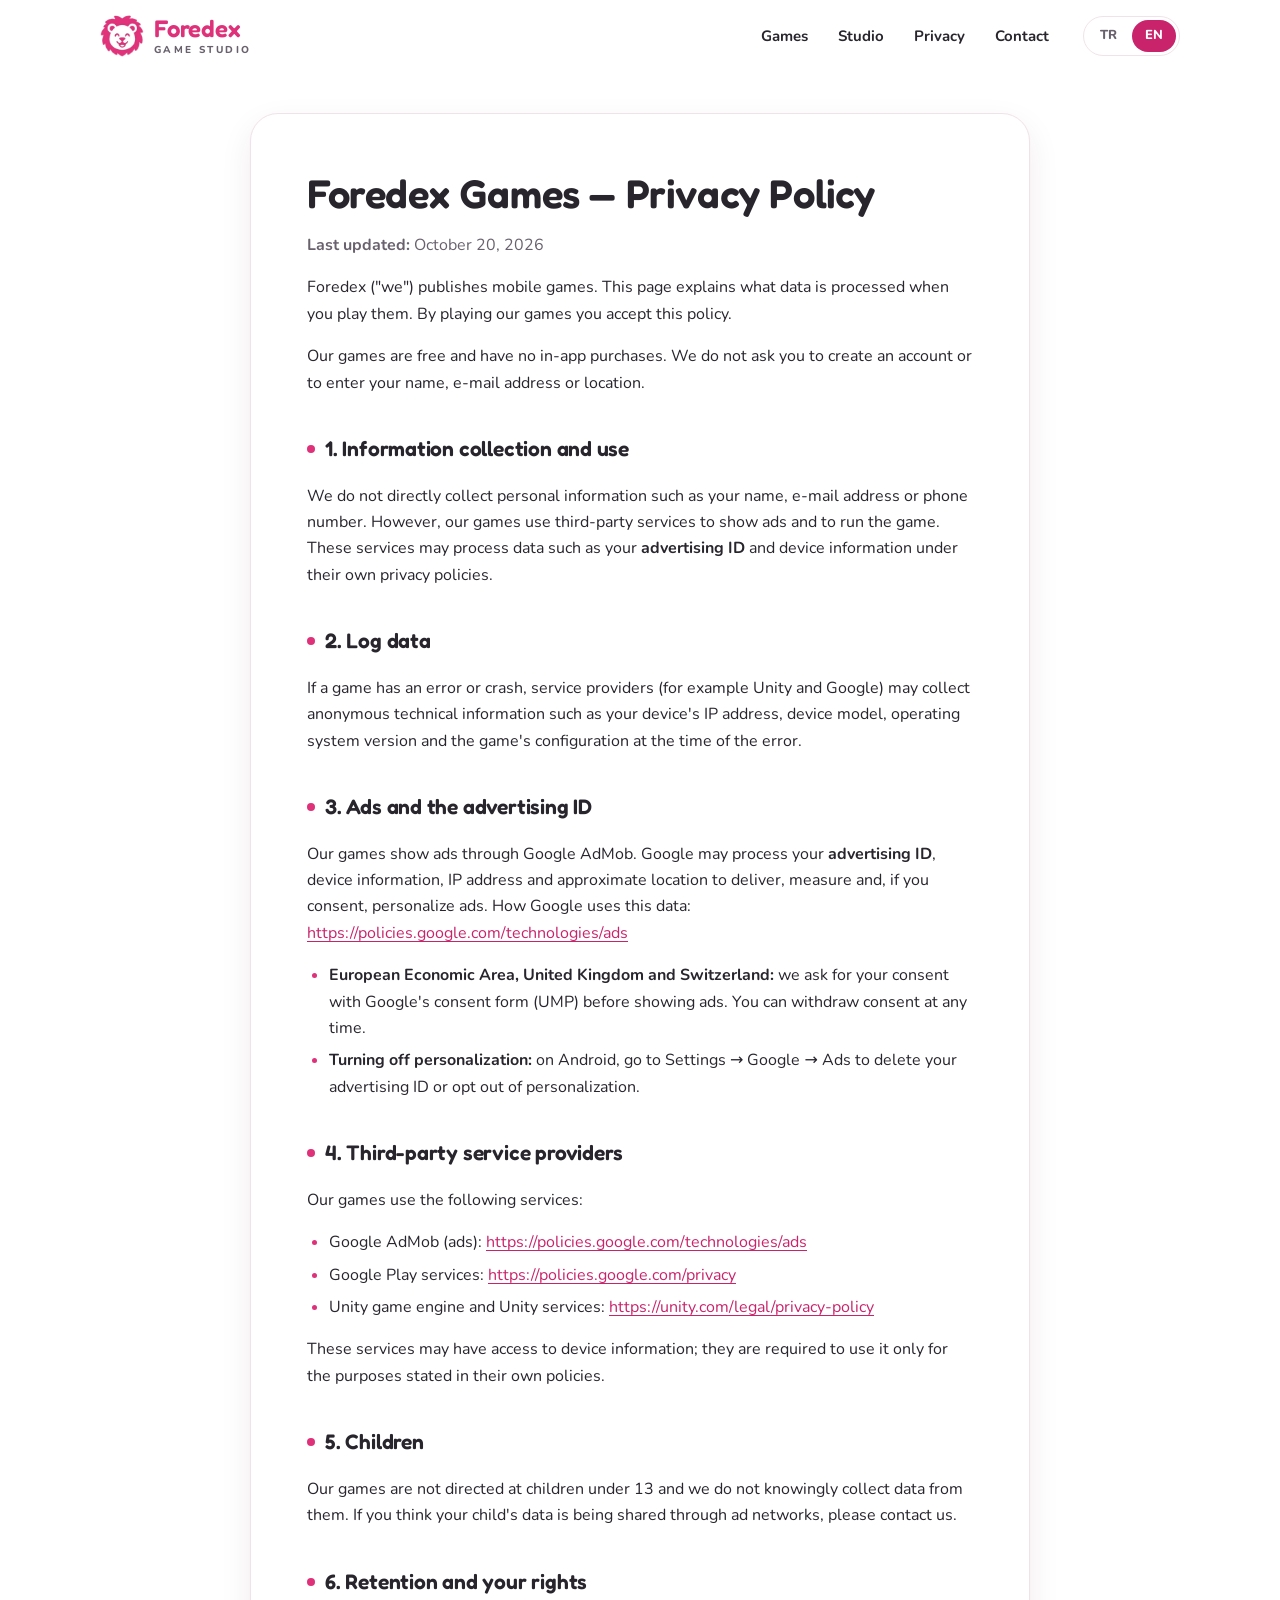
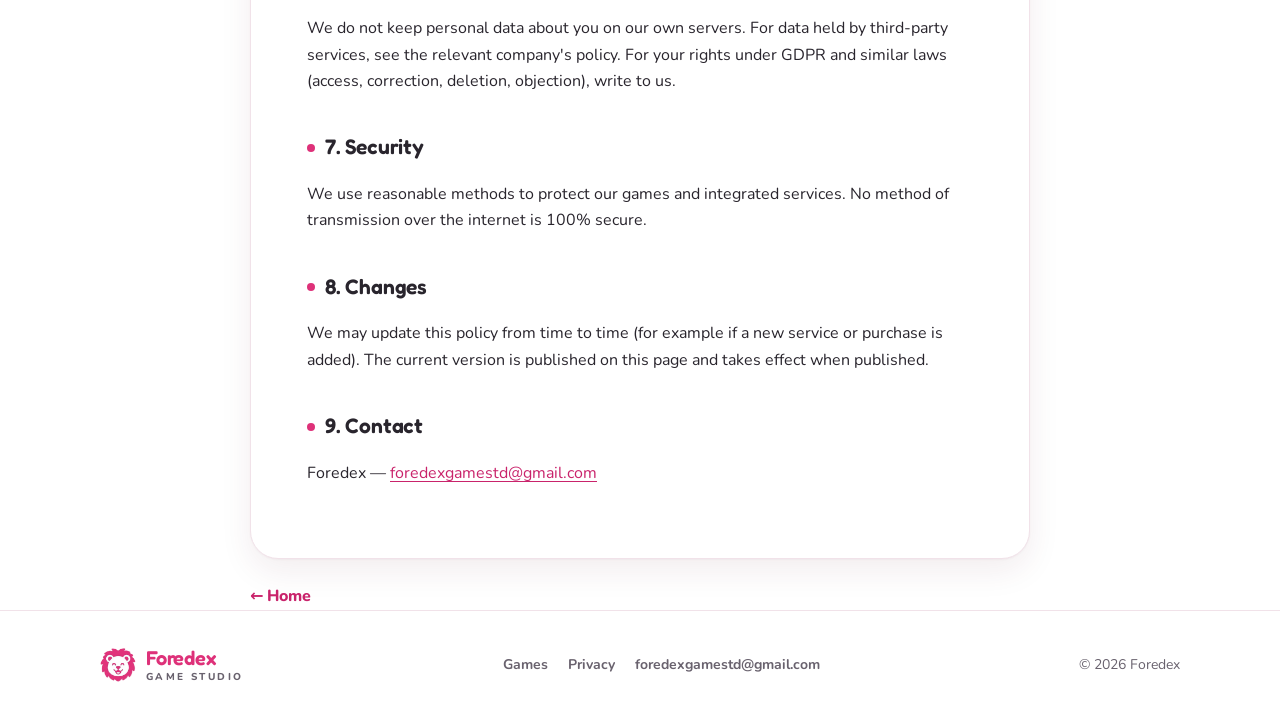
<file: games/privacy/index.html>
<!DOCTYPE html>
<html lang="tr">
<head>
<meta charset="utf-8">
<meta name="viewport" content="width=device-width, initial-scale=1">
<title>Foredex Games — Privacy Policy</title>
<meta name="description" content="Privacy policy / Gizlilik politikası">
<meta name="theme-color" content="#ffffff" media="(prefers-color-scheme: light)">
<meta name="theme-color" content="#141116" media="(prefers-color-scheme: dark)">
<meta property="og:type" content="website">
<meta property="og:site_name" content="Foredex Game Studio">
<meta property="og:title" content="Foredex Games — Privacy Policy">
<meta property="og:description" content="Privacy policy / Gizlilik politikası">
<meta property="og:url" content="https://kadirzbk.github.io/foredex/games/privacy/">
<meta property="og:image" content="https://kadirzbk.github.io/foredex/assets/og.png">
<meta name="twitter:card" content="summary_large_image">
<link rel="icon" type="image/png" href="../../assets/favicon.png">
<link rel="apple-touch-icon" href="../../assets/apple-touch-icon.png">
<link rel="preconnect" href="https://fonts.googleapis.com">
<link rel="preconnect" href="https://fonts.gstatic.com" crossorigin>
<link rel="stylesheet" href="https://fonts.googleapis.com/css2?family=Fredoka:wght@500..700&family=Nunito:wght@400..800&display=swap">
<link rel="stylesheet" href="../../assets/style.css">
</head>
<body>
<header class="top"><div class="wrap">
  <a class="brand" href="../../"><img src="../../assets/mark.png" alt="" width="44" height="44"><span><b>Foredex</b><small>GAME STUDIO</small></span></a>
  <nav class="nav" aria-label="Menu">
    <a href="../../#games"><span data-l="tr">Oyunlar</span><span data-l="en" hidden>Games</span></a>
    <a href="../../#about"><span data-l="tr">Stüdyo</span><span data-l="en" hidden>Studio</span></a>
    <a href="../../#privacy"><span data-l="tr">Gizlilik</span><span data-l="en" hidden>Privacy</span></a>
    <a href="../../#contact"><span data-l="tr">İletişim</span><span data-l="en" hidden>Contact</span></a>
  </nav>
  <div class="lang" role="group" aria-label="Language / Dil">
    <button type="button" data-lang="tr" aria-pressed="true">TR</button>
    <button type="button" data-lang="en" aria-pressed="false">EN</button>
  </div>
</div></header>
<main class="wrap page">
<article class="policy" data-l="tr" lang="tr">
<h1>Foredex Oyunları — Gizlilik Politikası</h1>
<p><strong>Son güncelleme:</strong> 20 Ekim 2026</p>
<p>Foredex ("biz") olarak mobil oyunlar yayınlıyoruz. Bu sayfa, oyunlarımızı kullanırken hangi verilerin işlendiğini açıklar. Oyunlarımızı kullanarak bu politikayı kabul etmiş olursunuz.</p>
<p>Oyunlarımız ücretsizdir ve içlerinde uygulama içi satın alma bulunmaz. Hesap oluşturmanızı, ad, e-posta veya konum girmenizi istemeyiz.</p>
<h2>1. Bilgi toplama ve kullanımı</h2>
<p>Biz doğrudan ad, e-posta, telefon numarası gibi kişisel bilgilerinizi toplamayız. Ancak oyunlarımız reklam göstermek ve oyunun çalışmasını sağlamak için üçüncü taraf hizmetler kullanır. Bu hizmetler, <strong>reklam kimliği</strong> ve cihaz bilgileri gibi verileri kendi gizlilik politikaları çerçevesinde işleyebilir.</p>
<h2>2. Günlük verileri</h2>
<p>Oyunda bir hata veya çökme olursa, hizmet sağlayıcılar (ör. Unity, Google) cihazınızın IP adresi, cihaz modeli, işletim sistemi sürümü ve hata anındaki yapılandırma gibi anonim teknik bilgileri toplayabilir.</p>
<h2>3. Reklamlar ve reklam kimliği</h2>
<p>Oyunlarımız Google AdMob aracılığıyla reklam gösterir. Google, reklamları sunmak, ölçmek ve (izin verdiyseniz) kişiselleştirmek için <strong>reklam kimliğinizi</strong>, cihaz bilgilerinizi, IP adresinizi ve yaklaşık konumunuzu işleyebilir. Google'ın bu verileri nasıl kullandığı: <a href="https://policies.google.com/technologies/ads" rel="noopener">https://policies.google.com/technologies/ads</a></p>
<ul>
<li><strong>Avrupa Ekonomik Alanı, Birleşik Krallık ve İsviçre:</strong> Reklam göstermeden önce Google'ın izin penceresi (UMP) ile onayınızı isteriz. Onayı istediğiniz zaman geri alabilirsiniz.</li>
<li><strong>Kişiselleştirmeyi kapatma:</strong> Android'de Ayarlar → Google → Reklamlar bölümünden reklam kimliğinizi silebilir veya kişiselleştirmeyi kapatabilirsiniz.</li>
</ul>
<h2>4. Üçüncü taraf hizmet sağlayıcılar</h2>
<p>Oyunlarımız aşağıdaki hizmetleri kullanır:</p>
<ul>
<li>Google AdMob (reklamlar): <a href="https://policies.google.com/technologies/ads" rel="noopener">https://policies.google.com/technologies/ads</a></li>
<li>Google Play Hizmetleri: <a href="https://policies.google.com/privacy" rel="noopener">https://policies.google.com/privacy</a></li>
<li>Unity oyun motoru ve Unity servisleri: <a href="https://unity.com/legal/privacy-policy" rel="noopener">https://unity.com/legal/privacy-policy</a></li>
</ul>
<p>Bu hizmetlerin cihaz bilgilerine erişimi olabilir; verileri yalnızca kendi politikalarında belirtilen amaçlarla kullanma yükümlülükleri vardır.</p>
<h2>5. Çocuklar</h2>
<p>Oyunlarımız 13 yaşın altındaki çocuklara yönelik değildir ve bilerek bu yaştaki çocuklardan veri toplamayız. Çocuğunuzun reklam ağları aracılığıyla veri paylaştığını düşünüyorsanız bizimle iletişime geçin.</p>
<h2>6. Verilerin saklanması ve haklarınız</h2>
<p>Kendi sunucularımızda kişisel verinizi tutmayız. Üçüncü taraf hizmetlerin tuttuğu veriler için ilgili şirketin politikasına bakın. KVKK ve GDPR kapsamındaki haklarınız (erişim, düzeltme, silme, itiraz) için bize yazabilirsiniz.</p>
<h2>7. Güvenlik</h2>
<p>Oyunlarımızın ve entegre hizmetlerin güvenliği için makul yöntemler kullanırız. İnternet üzerinden hiçbir iletim yönteminin %100 güvenli olmadığını unutmayın.</p>
<h2>8. Değişiklikler</h2>
<p>Bu politikayı zaman zaman güncelleyebiliriz (ör. yeni bir hizmet veya satın alma eklenirse). Güncel sürüm bu sayfada yayınlanır ve yayınlandığı anda yürürlüğe girer.</p>
<h2>9. İletişim</h2>
<p>Foredex — <a href="mailto:foredexgamestd@gmail.com">foredexgamestd@gmail.com</a></p>
</article>
<article class="policy" data-l="en" lang="en" hidden>
<h1>Foredex Games — Privacy Policy</h1>
<p><strong>Last updated:</strong> October 20, 2026</p>
<p>Foredex ("we") publishes mobile games. This page explains what data is processed when you play them. By playing our games you accept this policy.</p>
<p>Our games are free and have no in-app purchases. We do not ask you to create an account or to enter your name, e-mail address or location.</p>
<h2>1. Information collection and use</h2>
<p>We do not directly collect personal information such as your name, e-mail address or phone number. However, our games use third-party services to show ads and to run the game. These services may process data such as your <strong>advertising ID</strong> and device information under their own privacy policies.</p>
<h2>2. Log data</h2>
<p>If a game has an error or crash, service providers (for example Unity and Google) may collect anonymous technical information such as your device's IP address, device model, operating system version and the game's configuration at the time of the error.</p>
<h2>3. Ads and the advertising ID</h2>
<p>Our games show ads through Google AdMob. Google may process your <strong>advertising ID</strong>, device information, IP address and approximate location to deliver, measure and, if you consent, personalize ads. How Google uses this data: <a href="https://policies.google.com/technologies/ads" rel="noopener">https://policies.google.com/technologies/ads</a></p>
<ul>
<li><strong>European Economic Area, United Kingdom and Switzerland:</strong> we ask for your consent with Google's consent form (UMP) before showing ads. You can withdraw consent at any time.</li>
<li><strong>Turning off personalization:</strong> on Android, go to Settings → Google → Ads to delete your advertising ID or opt out of personalization.</li>
</ul>
<h2>4. Third-party service providers</h2>
<p>Our games use the following services:</p>
<ul>
<li>Google AdMob (ads): <a href="https://policies.google.com/technologies/ads" rel="noopener">https://policies.google.com/technologies/ads</a></li>
<li>Google Play services: <a href="https://policies.google.com/privacy" rel="noopener">https://policies.google.com/privacy</a></li>
<li>Unity game engine and Unity services: <a href="https://unity.com/legal/privacy-policy" rel="noopener">https://unity.com/legal/privacy-policy</a></li>
</ul>
<p>These services may have access to device information; they are required to use it only for the purposes stated in their own policies.</p>
<h2>5. Children</h2>
<p>Our games are not directed at children under 13 and we do not knowingly collect data from them. If you think your child's data is being shared through ad networks, please contact us.</p>
<h2>6. Retention and your rights</h2>
<p>We do not keep personal data about you on our own servers. For data held by third-party services, see the relevant company's policy. For your rights under GDPR and similar laws (access, correction, deletion, objection), write to us.</p>
<h2>7. Security</h2>
<p>We use reasonable methods to protect our games and integrated services. No method of transmission over the internet is 100% secure.</p>
<h2>8. Changes</h2>
<p>We may update this policy from time to time (for example if a new service or purchase is added). The current version is published on this page and takes effect when published.</p>
<h2>9. Contact</h2>
<p>Foredex — <a href="mailto:foredexgamestd@gmail.com">foredexgamestd@gmail.com</a></p>
</article>
<a class="back" href="../../"><span data-l="tr">← Ana sayfa</span><span data-l="en" hidden>← Home</span></a>
</main>
<footer><div class="wrap">
  <a class="brand" href="../../"><img src="../../assets/mark.png" alt="" width="36" height="36" loading="lazy"><span><b>Foredex</b><small>GAME STUDIO</small></span></a>
  <nav aria-label="Footer">
    <a href="../../#games"><span data-l="tr">Oyunlar</span><span data-l="en" hidden>Games</span></a>
    <a href="../../#privacy"><span data-l="tr">Gizlilik</span><span data-l="en" hidden>Privacy</span></a>
    <a href="mailto:foredexgamestd@gmail.com">foredexgamestd@gmail.com</a>
  </nav>
  <span>© 2026 Foredex</span>
</div></footer>
<script src="../../assets/site.js"></script>
</body>
</html>
</file>
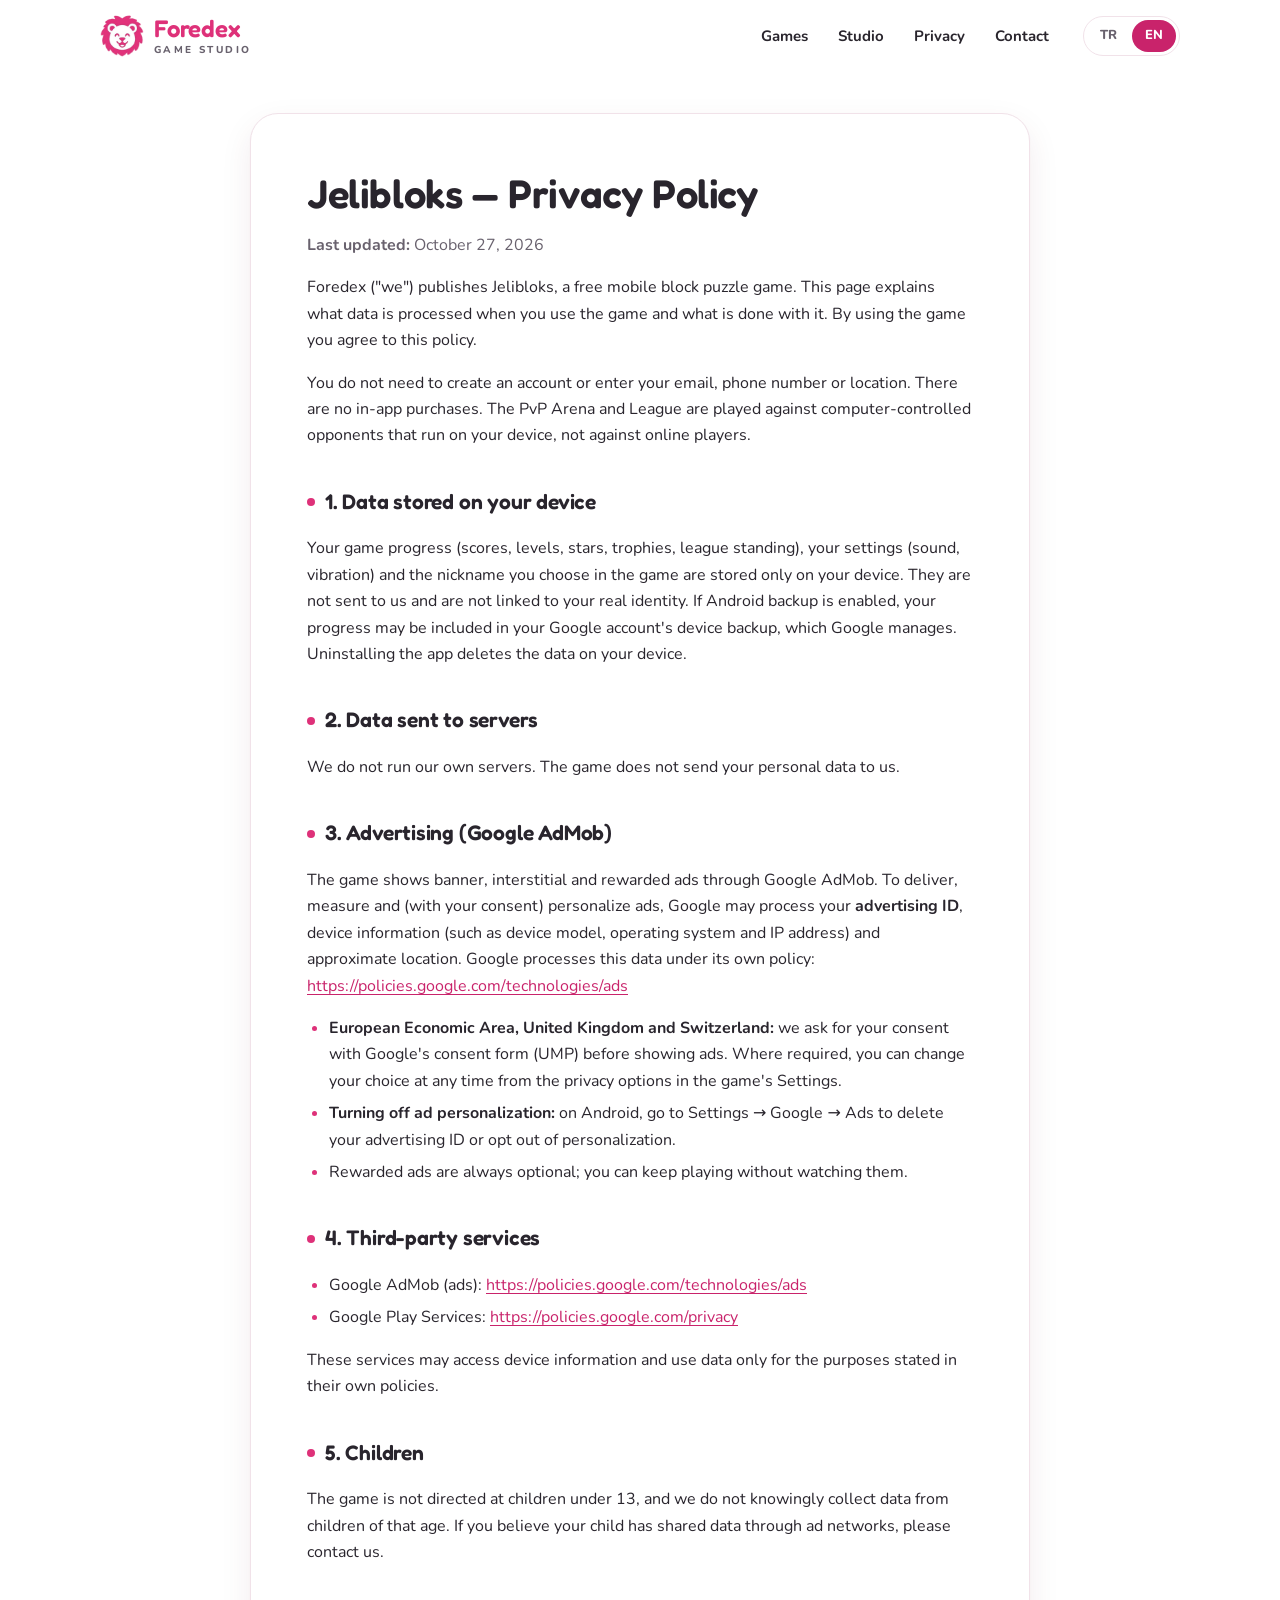
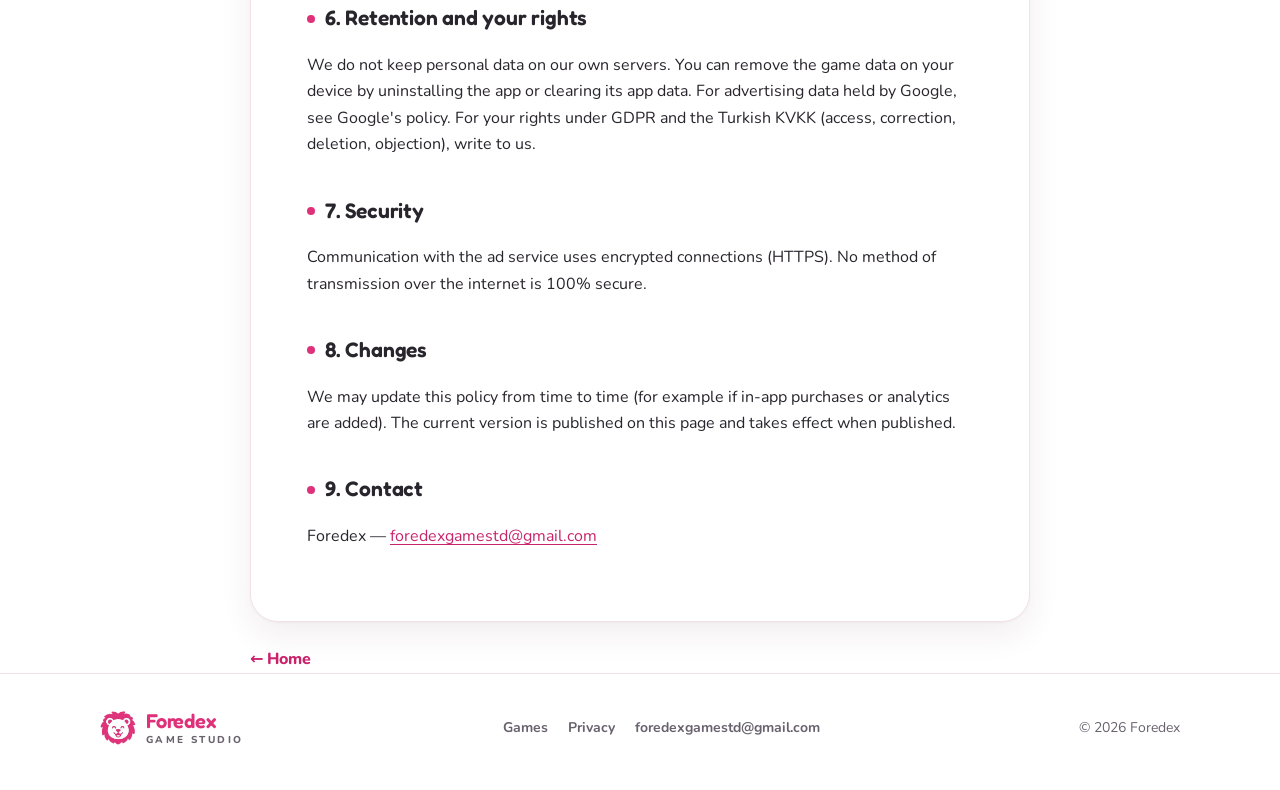
<file: jelibloks/privacy/index.html>
<!DOCTYPE html>
<html lang="tr">
<head>
<meta charset="utf-8">
<meta name="viewport" content="width=device-width, initial-scale=1">
<title>Jelibloks — Privacy Policy</title>
<meta name="description" content="Privacy policy / Gizlilik politikası">
<meta name="theme-color" content="#ffffff" media="(prefers-color-scheme: light)">
<meta name="theme-color" content="#141116" media="(prefers-color-scheme: dark)">
<meta property="og:type" content="website">
<meta property="og:site_name" content="Foredex Game Studio">
<meta property="og:title" content="Jelibloks — Privacy Policy">
<meta property="og:description" content="Privacy policy / Gizlilik politikası">
<meta property="og:url" content="https://kadirzbk.github.io/foredex/jelibloks/privacy/">
<meta property="og:image" content="https://kadirzbk.github.io/foredex/assets/og.png">
<meta name="twitter:card" content="summary_large_image">
<link rel="icon" type="image/png" href="../../assets/favicon.png">
<link rel="apple-touch-icon" href="../../assets/apple-touch-icon.png">
<link rel="preconnect" href="https://fonts.googleapis.com">
<link rel="preconnect" href="https://fonts.gstatic.com" crossorigin>
<link rel="stylesheet" href="https://fonts.googleapis.com/css2?family=Fredoka:wght@500..700&family=Nunito:wght@400..800&display=swap">
<link rel="stylesheet" href="../../assets/style.css">
</head>
<body>
<header class="top"><div class="wrap">
  <a class="brand" href="../../"><img src="../../assets/mark.png" alt="" width="44" height="44"><span><b>Foredex</b><small>GAME STUDIO</small></span></a>
  <nav class="nav" aria-label="Menu">
    <a href="../../#games"><span data-l="tr">Oyunlar</span><span data-l="en" hidden>Games</span></a>
    <a href="../../#about"><span data-l="tr">Stüdyo</span><span data-l="en" hidden>Studio</span></a>
    <a href="../../#privacy"><span data-l="tr">Gizlilik</span><span data-l="en" hidden>Privacy</span></a>
    <a href="../../#contact"><span data-l="tr">İletişim</span><span data-l="en" hidden>Contact</span></a>
  </nav>
  <div class="lang" role="group" aria-label="Language / Dil">
    <button type="button" data-lang="tr" aria-pressed="true">TR</button>
    <button type="button" data-lang="en" aria-pressed="false">EN</button>
  </div>
</div></header>
<main class="wrap page">
<article class="policy" data-l="tr" lang="tr">
<h1>Jelibloks — Gizlilik Politikası</h1>
<p><strong>Son güncelleme:</strong> 27 Ekim 2026</p>
<p>Foredex ("biz") olarak Jelibloks adlı ücretsiz mobil blok bulmaca oyununu yayınlıyoruz. Bu sayfa, oyunu kullanırken hangi verilerin işlendiğini ve bu verilerle ne yapıldığını açıklar. Oyunu kullanarak bu politikayı kabul etmiş olursunuz.</p>
<p>Oyunda hesap oluşturmanız, e-posta, telefon numarası ya da konum girmeniz gerekmez. Uygulama içi satın alma yoktur. Oyundaki PvP Arena ve Lig, çevrimiçi oyuncularla değil cihazınızda çalışan yapay zekâ rakiplerle oynanır.</p>
<h2>1. Cihazınızda saklanan veriler</h2>
<p>Oyun ilerlemeniz (puanlar, seviyeler, yıldızlar, kupalar, lig sıralaması), ayarlarınız (ses, titreşim) ve oyun içinde seçtiğiniz takma ad yalnızca cihazınızda saklanır. Bu bilgiler bize gönderilmez ve gerçek kimliğinizle ilişkilendirilmez. Android'in yedekleme özelliği açıksa ilerlemeniz Google hesabınızın cihaz yedeğine dahil edilebilir; bu yedeği Google yönetir. Uygulamayı silerseniz cihazdaki veriler de silinir.</p>
<h2>2. Sunucuya gönderilen veriler</h2>
<p>Kendi sunucumuz yoktur. Oyun, kişisel verilerinizi bize göndermez.</p>
<h2>3. Reklamlar (Google AdMob)</h2>
<p>Oyun, Google AdMob aracılığıyla banner, geçiş ve ödüllü reklamlar gösterir. Google, reklamları sunmak, ölçmek ve (izin verdiyseniz) kişiselleştirmek için <strong>reklam kimliğinizi</strong>, cihaz bilgilerinizi (cihaz modeli, işletim sistemi, IP adresi gibi) ve yaklaşık konumunuzu işleyebilir. Bu verileri Google kendi politikasına göre işler: <a href="https://policies.google.com/technologies/ads" rel="noopener">https://policies.google.com/technologies/ads</a></p>
<ul>
<li><strong>Avrupa Ekonomik Alanı, Birleşik Krallık ve İsviçre:</strong> Reklam göstermeden önce Google'ın izin penceresi (UMP) ile onayınızı isteriz. Gerekli bölgelerde onayınızı oyunun Ayarlar ekranındaki gizlilik seçeneklerinden istediğiniz zaman değiştirebilirsiniz.</li>
<li><strong>Reklam kişiselleştirmesini kapatma:</strong> Android'de Ayarlar → Google → Reklamlar bölümünden reklam kimliğinizi silebilir veya kişiselleştirmeyi kapatabilirsiniz.</li>
<li>Ödüllü reklamlar her zaman isteğe bağlıdır; izlemezseniz oyun oynamaya devam edebilirsiniz.</li>
</ul>
<h2>4. Üçüncü taraf hizmetler</h2>
<ul>
<li>Google AdMob (reklamlar): <a href="https://policies.google.com/technologies/ads" rel="noopener">https://policies.google.com/technologies/ads</a></li>
<li>Google Play Hizmetleri: <a href="https://policies.google.com/privacy" rel="noopener">https://policies.google.com/privacy</a></li>
</ul>
<p>Bu hizmetler cihaz bilgilerine erişebilir ve verileri kendi politikalarında belirtilen amaçlarla kullanır.</p>
<h2>5. Çocuklar</h2>
<p>Oyun 13 yaşın altındaki çocuklara yönelik değildir ve bilerek bu yaştaki çocuklardan veri toplamayız. Çocuğunuzun reklam ağları aracılığıyla veri paylaştığını düşünüyorsanız bizimle iletişime geçin.</p>
<h2>6. Verilerinizin saklanması ve haklarınız</h2>
<p>Kendi sunucularımızda kişisel verinizi tutmayız. Cihazınızdaki oyun verilerini uygulamayı silerek veya uygulama verilerini temizleyerek kaldırabilirsiniz. Google'ın tuttuğu reklam verileri için Google'ın politikasına bakın. KVKK ve GDPR kapsamındaki haklarınız (erişim, düzeltme, silme, itiraz) için bize yazabilirsiniz.</p>
<h2>7. Güvenlik</h2>
<p>Reklam hizmetiyle yapılan iletişim şifreli bağlantı (HTTPS) üzerinden gerçekleşir. İnternet üzerinden hiçbir iletim yönteminin %100 güvenli olmadığını unutmayın.</p>
<h2>8. Değişiklikler</h2>
<p>Bu politikayı zaman zaman güncelleyebiliriz (ör. uygulama içi satın alma veya analitik eklenirse). Güncel sürüm bu sayfada yayınlanır ve yayınlandığı anda yürürlüğe girer.</p>
<h2>9. İletişim</h2>
<p>Foredex — <a href="mailto:foredexgamestd@gmail.com">foredexgamestd@gmail.com</a></p>
</article>
<article class="policy" data-l="en" lang="en" hidden>
<h1>Jelibloks — Privacy Policy</h1>
<p><strong>Last updated:</strong> October 27, 2026</p>
<p>Foredex ("we") publishes Jelibloks, a free mobile block puzzle game. This page explains what data is processed when you use the game and what is done with it. By using the game you agree to this policy.</p>
<p>You do not need to create an account or enter your email, phone number or location. There are no in-app purchases. The PvP Arena and League are played against computer-controlled opponents that run on your device, not against online players.</p>
<h2>1. Data stored on your device</h2>
<p>Your game progress (scores, levels, stars, trophies, league standing), your settings (sound, vibration) and the nickname you choose in the game are stored only on your device. They are not sent to us and are not linked to your real identity. If Android backup is enabled, your progress may be included in your Google account's device backup, which Google manages. Uninstalling the app deletes the data on your device.</p>
<h2>2. Data sent to servers</h2>
<p>We do not run our own servers. The game does not send your personal data to us.</p>
<h2>3. Advertising (Google AdMob)</h2>
<p>The game shows banner, interstitial and rewarded ads through Google AdMob. To deliver, measure and (with your consent) personalize ads, Google may process your <strong>advertising ID</strong>, device information (such as device model, operating system and IP address) and approximate location. Google processes this data under its own policy: <a href="https://policies.google.com/technologies/ads" rel="noopener">https://policies.google.com/technologies/ads</a></p>
<ul>
<li><strong>European Economic Area, United Kingdom and Switzerland:</strong> we ask for your consent with Google's consent form (UMP) before showing ads. Where required, you can change your choice at any time from the privacy options in the game's Settings.</li>
<li><strong>Turning off ad personalization:</strong> on Android, go to Settings → Google → Ads to delete your advertising ID or opt out of personalization.</li>
<li>Rewarded ads are always optional; you can keep playing without watching them.</li>
</ul>
<h2>4. Third-party services</h2>
<ul>
<li>Google AdMob (ads): <a href="https://policies.google.com/technologies/ads" rel="noopener">https://policies.google.com/technologies/ads</a></li>
<li>Google Play Services: <a href="https://policies.google.com/privacy" rel="noopener">https://policies.google.com/privacy</a></li>
</ul>
<p>These services may access device information and use data only for the purposes stated in their own policies.</p>
<h2>5. Children</h2>
<p>The game is not directed at children under 13, and we do not knowingly collect data from children of that age. If you believe your child has shared data through ad networks, please contact us.</p>
<h2>6. Retention and your rights</h2>
<p>We do not keep personal data on our own servers. You can remove the game data on your device by uninstalling the app or clearing its app data. For advertising data held by Google, see Google's policy. For your rights under GDPR and the Turkish KVKK (access, correction, deletion, objection), write to us.</p>
<h2>7. Security</h2>
<p>Communication with the ad service uses encrypted connections (HTTPS). No method of transmission over the internet is 100% secure.</p>
<h2>8. Changes</h2>
<p>We may update this policy from time to time (for example if in-app purchases or analytics are added). The current version is published on this page and takes effect when published.</p>
<h2>9. Contact</h2>
<p>Foredex — <a href="mailto:foredexgamestd@gmail.com">foredexgamestd@gmail.com</a></p>
</article>
<a class="back" href="../../"><span data-l="tr">← Ana sayfa</span><span data-l="en" hidden>← Home</span></a>
</main>
<footer><div class="wrap">
  <a class="brand" href="../../"><img src="../../assets/mark.png" alt="" width="36" height="36" loading="lazy"><span><b>Foredex</b><small>GAME STUDIO</small></span></a>
  <nav aria-label="Footer">
    <a href="../../#games"><span data-l="tr">Oyunlar</span><span data-l="en" hidden>Games</span></a>
    <a href="../../#privacy"><span data-l="tr">Gizlilik</span><span data-l="en" hidden>Privacy</span></a>
    <a href="mailto:foredexgamestd@gmail.com">foredexgamestd@gmail.com</a>
  </nav>
  <span>© 2026 Foredex</span>
</div></footer>
<script src="../../assets/site.js"></script>
</body>
</html>
</file>
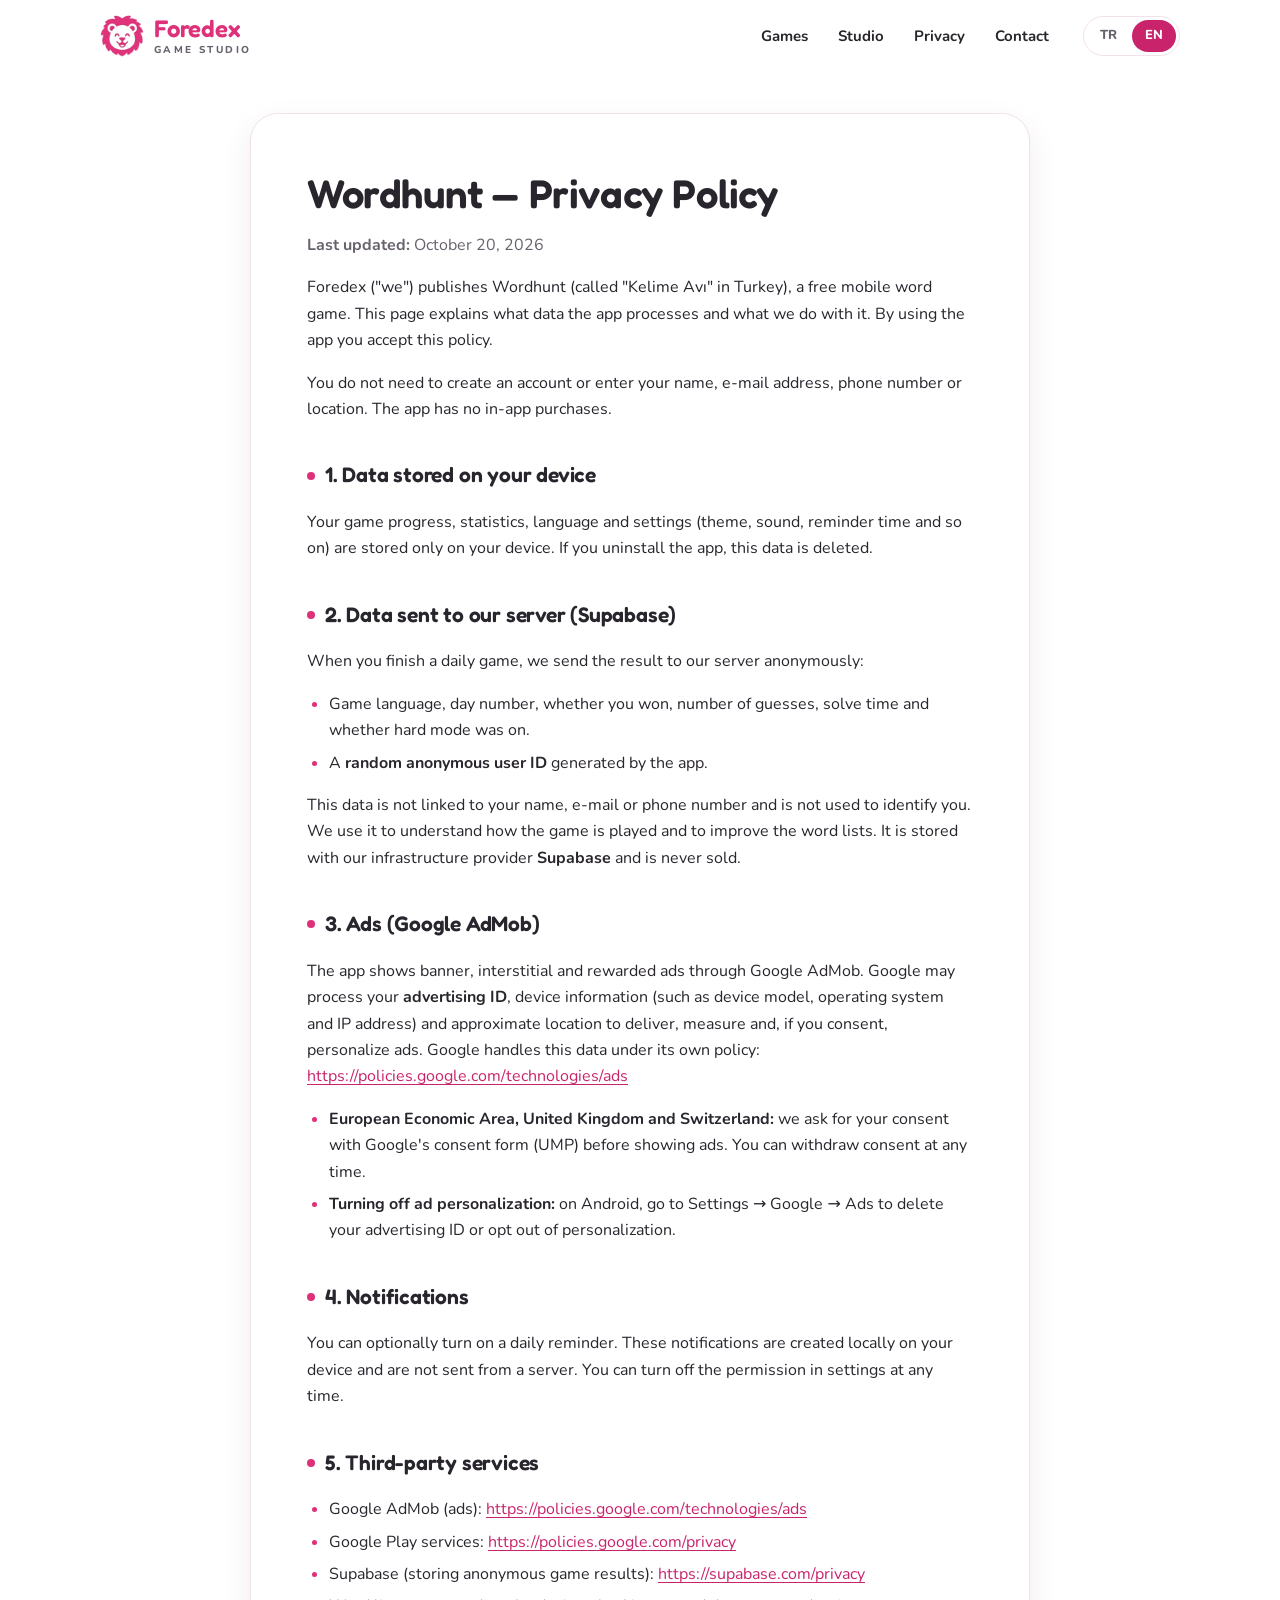
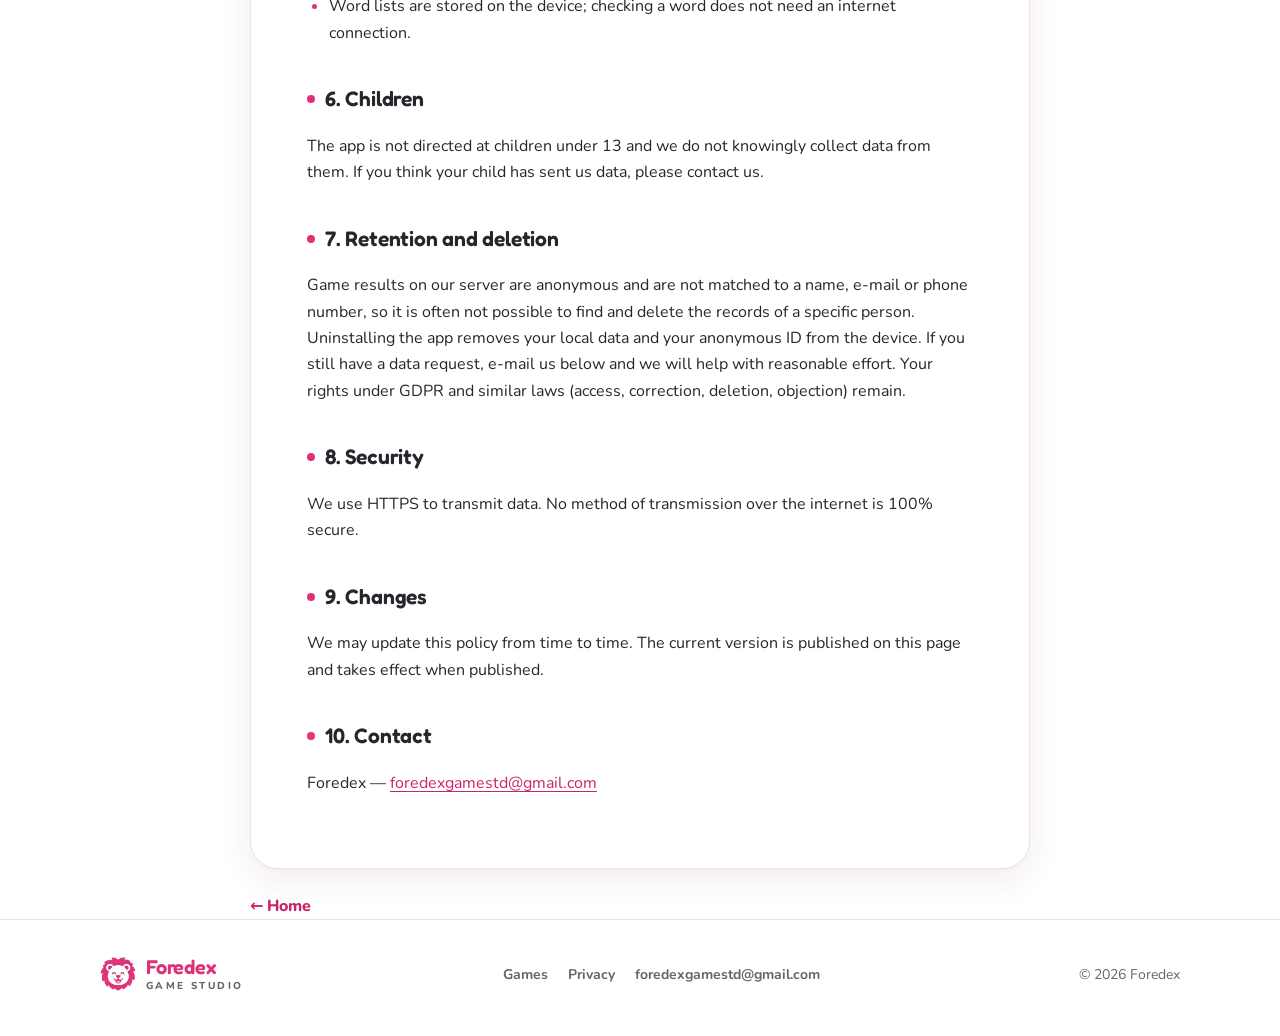
<file: wordhunt/privacy/index.html>
<!DOCTYPE html>
<html lang="tr">
<head>
<meta charset="utf-8">
<meta name="viewport" content="width=device-width, initial-scale=1">
<title>Wordhunt / Kelime Avı — Privacy Policy</title>
<meta name="description" content="Privacy policy / Gizlilik politikası">
<meta name="theme-color" content="#ffffff" media="(prefers-color-scheme: light)">
<meta name="theme-color" content="#141116" media="(prefers-color-scheme: dark)">
<meta property="og:type" content="website">
<meta property="og:site_name" content="Foredex Game Studio">
<meta property="og:title" content="Wordhunt / Kelime Avı — Privacy Policy">
<meta property="og:description" content="Privacy policy / Gizlilik politikası">
<meta property="og:url" content="https://kadirzbk.github.io/foredex/wordhunt/privacy/">
<meta property="og:image" content="https://kadirzbk.github.io/foredex/assets/og.png">
<meta name="twitter:card" content="summary_large_image">
<link rel="icon" type="image/png" href="../../assets/favicon.png">
<link rel="apple-touch-icon" href="../../assets/apple-touch-icon.png">
<link rel="preconnect" href="https://fonts.googleapis.com">
<link rel="preconnect" href="https://fonts.gstatic.com" crossorigin>
<link rel="stylesheet" href="https://fonts.googleapis.com/css2?family=Fredoka:wght@500..700&family=Nunito:wght@400..800&display=swap">
<link rel="stylesheet" href="../../assets/style.css">
</head>
<body>
<header class="top"><div class="wrap">
  <a class="brand" href="../../"><img src="../../assets/mark.png" alt="" width="44" height="44"><span><b>Foredex</b><small>GAME STUDIO</small></span></a>
  <nav class="nav" aria-label="Menu">
    <a href="../../#games"><span data-l="tr">Oyunlar</span><span data-l="en" hidden>Games</span></a>
    <a href="../../#about"><span data-l="tr">Stüdyo</span><span data-l="en" hidden>Studio</span></a>
    <a href="../../#privacy"><span data-l="tr">Gizlilik</span><span data-l="en" hidden>Privacy</span></a>
    <a href="../../#contact"><span data-l="tr">İletişim</span><span data-l="en" hidden>Contact</span></a>
  </nav>
  <div class="lang" role="group" aria-label="Language / Dil">
    <button type="button" data-lang="tr" aria-pressed="true">TR</button>
    <button type="button" data-lang="en" aria-pressed="false">EN</button>
  </div>
</div></header>
<main class="wrap page">
<article class="policy" data-l="tr" lang="tr">
<h1>Wordhunt / Kelime Avı — Gizlilik Politikası</h1>
<p><strong>Son güncelleme:</strong> 20 Ekim 2026</p>
<p>Foredex ("biz") olarak Wordhunt (Türkiye'de "Kelime Avı") adlı ücretsiz mobil kelime oyununu yayınlıyoruz. Bu sayfa, uygulamayı kullanırken hangi verilerin işlendiğini ve bu verilerle ne yaptığımızı açıklar. Uygulamayı kullanarak bu politikayı kabul etmiş olursunuz.</p>
<p>Uygulamada hesap oluşturmanız, ad, e-posta, telefon numarası ya da konum girmeniz gerekmez. Uygulama içi satın alma yoktur.</p>
<h2>1. Cihazınızda saklanan veriler</h2>
<p>Oyun ilerlemeniz, istatistikleriniz, seçtiğiniz dil ve ayarlarınız (tema, ses, hatırlatma saati vb.) yalnızca cihazınızda saklanır. Uygulamayı silerseniz bu veriler de silinir.</p>
<h2>2. Sunucuya gönderilen veriler (Supabase)</h2>
<p>Günlük oyunu bitirdiğinizde sonucu anonim olarak sunucumuza göndeririz:</p>
<ul>
<li>Oyun dili, günün numarası, kazanıp kazanmadığınız, tahmin sayısı, çözüm süresi ve zor mod bilgisi.</li>
<li>Uygulama tarafından rastgele üretilen <strong>anonim bir kullanıcı kimliği</strong>.</li>
</ul>
<p>Bu bilgiler adınıza, e-postanıza veya telefon numaranıza bağlı değildir; sizi kimliğinizle tanımlamak için kullanılmaz. Oyunun nasıl oynandığını anlamak ve kelime listelerini iyileştirmek için kullanılır. Veriler, altyapı sağlayıcımız <strong>Supabase</strong> üzerinde saklanır ve üçüncü kişilere satılmaz.</p>
<h2>3. Reklamlar (Google AdMob)</h2>
<p>Uygulama, Google AdMob aracılığıyla banner, geçiş ve ödüllü reklamlar gösterir. Google, reklamları sunmak, ölçmek ve (izin verdiyseniz) kişiselleştirmek için <strong>reklam kimliğinizi</strong>, cihaz bilgilerinizi (cihaz modeli, işletim sistemi, IP adresi gibi) ve yaklaşık konumunuzu işleyebilir. Bu verileri Google kendi politikasına göre işler: <a href="https://policies.google.com/technologies/ads" rel="noopener">https://policies.google.com/technologies/ads</a></p>
<ul>
<li><strong>Avrupa Ekonomik Alanı, Birleşik Krallık ve İsviçre:</strong> Reklam göstermeden önce Google'ın izin penceresi (UMP) ile onayınızı isteriz. Onayınızı istediğiniz zaman geri alabilirsiniz.</li>
<li><strong>Reklam kişiselleştirmesini kapatma:</strong> Android'de Ayarlar → Google → Reklamlar bölümünden reklam kimliğinizi silebilir veya kişiselleştirmeyi kapatabilirsiniz.</li>
</ul>
<h2>4. Bildirimler</h2>
<p>İsterseniz günlük hatırlatma açabilirsiniz. Bu bildirimler cihazınızda yerel olarak oluşturulur, sunucudan gönderilmez. İznini ayarlardan istediğiniz zaman kapatabilirsiniz.</p>
<h2>5. Üçüncü taraf hizmetler</h2>
<ul>
<li>Google AdMob (reklamlar): <a href="https://policies.google.com/technologies/ads" rel="noopener">https://policies.google.com/technologies/ads</a></li>
<li>Google Play Hizmetleri: <a href="https://policies.google.com/privacy" rel="noopener">https://policies.google.com/privacy</a></li>
<li>Supabase (anonim oyun sonuçlarının saklanması): <a href="https://supabase.com/privacy" rel="noopener">https://supabase.com/privacy</a></li>
<li>Kelime listeleri: uygulama bu listeleri cihazda barındırır, kelime kontrolü için internet bağlantısı gerekmez.</li>
</ul>
<h2>6. Çocuklar</h2>
<p>Uygulama 13 yaşın altındaki çocuklara yönelik değildir ve bilerek bu yaştaki çocuklardan veri toplamayız. Çocuğunuzun bize veri gönderdiğini düşünüyorsanız bizimle iletişime geçin.</p>
<h2>7. Verilerinizin saklanması ve silinmesi</h2>
<p>Sunucudaki oyun sonuçları anonimdir ve ad, e-posta veya telefon gibi bir bilgiyle eşleşmez; bu nedenle belirli bir kişiyi tanımlayıp silmek çoğu zaman mümkün değildir. Uygulamayı silmek yerel verilerinizi kaldırır ve anonim kimliğinizi cihazdan siler. Yine de bir veri talebiniz varsa aşağıdaki e-postaya yazın; makul çabayla yardımcı oluruz. KVKK ve GDPR kapsamındaki haklarınız (erişim, düzeltme, silme, itiraz) saklıdır.</p>
<h2>8. Güvenlik</h2>
<p>Verilerin iletiminde HTTPS kullanırız. İnternet üzerinden hiçbir iletim yönteminin %100 güvenli olmadığını unutmayın.</p>
<h2>9. Değişiklikler</h2>
<p>Bu politikayı zaman zaman güncelleyebiliriz. Güncel sürüm bu sayfada yayınlanır ve yayınlandığı anda yürürlüğe girer.</p>
<h2>10. İletişim</h2>
<p>Foredex — <a href="mailto:foredexgamestd@gmail.com">foredexgamestd@gmail.com</a></p>
</article>
<article class="policy" data-l="en" lang="en" hidden>
<h1>Wordhunt — Privacy Policy</h1>
<p><strong>Last updated:</strong> October 20, 2026</p>
<p>Foredex ("we") publishes Wordhunt (called "Kelime Avı" in Turkey), a free mobile word game. This page explains what data the app processes and what we do with it. By using the app you accept this policy.</p>
<p>You do not need to create an account or enter your name, e-mail address, phone number or location. The app has no in-app purchases.</p>
<h2>1. Data stored on your device</h2>
<p>Your game progress, statistics, language and settings (theme, sound, reminder time and so on) are stored only on your device. If you uninstall the app, this data is deleted.</p>
<h2>2. Data sent to our server (Supabase)</h2>
<p>When you finish a daily game, we send the result to our server anonymously:</p>
<ul>
<li>Game language, day number, whether you won, number of guesses, solve time and whether hard mode was on.</li>
<li>A <strong>random anonymous user ID</strong> generated by the app.</li>
</ul>
<p>This data is not linked to your name, e-mail or phone number and is not used to identify you. We use it to understand how the game is played and to improve the word lists. It is stored with our infrastructure provider <strong>Supabase</strong> and is never sold.</p>
<h2>3. Ads (Google AdMob)</h2>
<p>The app shows banner, interstitial and rewarded ads through Google AdMob. Google may process your <strong>advertising ID</strong>, device information (such as device model, operating system and IP address) and approximate location to deliver, measure and, if you consent, personalize ads. Google handles this data under its own policy: <a href="https://policies.google.com/technologies/ads" rel="noopener">https://policies.google.com/technologies/ads</a></p>
<ul>
<li><strong>European Economic Area, United Kingdom and Switzerland:</strong> we ask for your consent with Google's consent form (UMP) before showing ads. You can withdraw consent at any time.</li>
<li><strong>Turning off ad personalization:</strong> on Android, go to Settings → Google → Ads to delete your advertising ID or opt out of personalization.</li>
</ul>
<h2>4. Notifications</h2>
<p>You can optionally turn on a daily reminder. These notifications are created locally on your device and are not sent from a server. You can turn off the permission in settings at any time.</p>
<h2>5. Third-party services</h2>
<ul>
<li>Google AdMob (ads): <a href="https://policies.google.com/technologies/ads" rel="noopener">https://policies.google.com/technologies/ads</a></li>
<li>Google Play services: <a href="https://policies.google.com/privacy" rel="noopener">https://policies.google.com/privacy</a></li>
<li>Supabase (storing anonymous game results): <a href="https://supabase.com/privacy" rel="noopener">https://supabase.com/privacy</a></li>
<li>Word lists are stored on the device; checking a word does not need an internet connection.</li>
</ul>
<h2>6. Children</h2>
<p>The app is not directed at children under 13 and we do not knowingly collect data from them. If you think your child has sent us data, please contact us.</p>
<h2>7. Retention and deletion</h2>
<p>Game results on our server are anonymous and are not matched to a name, e-mail or phone number, so it is often not possible to find and delete the records of a specific person. Uninstalling the app removes your local data and your anonymous ID from the device. If you still have a data request, e-mail us below and we will help with reasonable effort. Your rights under GDPR and similar laws (access, correction, deletion, objection) remain.</p>
<h2>8. Security</h2>
<p>We use HTTPS to transmit data. No method of transmission over the internet is 100% secure.</p>
<h2>9. Changes</h2>
<p>We may update this policy from time to time. The current version is published on this page and takes effect when published.</p>
<h2>10. Contact</h2>
<p>Foredex — <a href="mailto:foredexgamestd@gmail.com">foredexgamestd@gmail.com</a></p>
</article>
<a class="back" href="../../"><span data-l="tr">← Ana sayfa</span><span data-l="en" hidden>← Home</span></a>
</main>
<footer><div class="wrap">
  <a class="brand" href="../../"><img src="../../assets/mark.png" alt="" width="36" height="36" loading="lazy"><span><b>Foredex</b><small>GAME STUDIO</small></span></a>
  <nav aria-label="Footer">
    <a href="../../#games"><span data-l="tr">Oyunlar</span><span data-l="en" hidden>Games</span></a>
    <a href="../../#privacy"><span data-l="tr">Gizlilik</span><span data-l="en" hidden>Privacy</span></a>
    <a href="mailto:foredexgamestd@gmail.com">foredexgamestd@gmail.com</a>
  </nav>
  <span>© 2026 Foredex</span>
</div></footer>
<script src="../../assets/site.js"></script>
</body>
</html>
</file>
<file: assets/style.css>
:root{color-scheme:light dark;--bg:#fff;--soft:#fff4f8;--card:#fff;--fg:#29252d;--muted:#69626e;--pink:#de3179;--accent:#c9236b;--accent-2:#a8195a;--on-accent:#fff;--line:#f1e2e9;--chip:#fde8f1;--chip-fg:#b01c5e;--shadow:0 1px 2px rgba(90,20,55,.04),0 12px 32px rgba(90,20,55,.08)}
@media (prefers-color-scheme:dark){:root{--bg:#141116;--soft:#1a151c;--card:#201a23;--fg:#f4eff5;--muted:#b4abb8;--pink:#ff5c9d;--accent:#ff6aa5;--accent-2:#ff8fbd;--on-accent:#2b0717;--line:#30273a;--chip:#3a2130;--chip-fg:#ff9cc4;--shadow:0 12px 32px rgba(0,0,0,.3)}}
*{box-sizing:border-box}html{-webkit-text-size-adjust:100%;scroll-behavior:smooth;scroll-padding-top:84px}
body{margin:0;background:var(--bg);color:var(--fg);font:16px/1.65 "Nunito",system-ui,-apple-system,"Segoe UI",Roboto,Helvetica,Arial,sans-serif}
h1,h2,h3,.brand b{font-family:"Fredoka","Nunito",system-ui,sans-serif;font-weight:600;letter-spacing:-.01em}
a{color:var(--accent);text-underline-offset:3px}a:hover{color:var(--accent-2)}
:focus-visible{outline:3px solid var(--pink);outline-offset:3px;border-radius:10px}
.wrap{max-width:1120px;margin:0 auto;padding:0 20px}
header.top{position:sticky;top:0;z-index:10;background:color-mix(in srgb,var(--bg) 86%,transparent);backdrop-filter:saturate(1.4) blur(10px);-webkit-backdrop-filter:saturate(1.4) blur(10px);border-bottom:1px solid transparent;transition:border-color .2s,box-shadow .2s}
header.top.scrolled{border-bottom-color:var(--line);box-shadow:0 6px 24px rgba(90,20,55,.06)}
header.top .wrap{display:flex;align-items:center;gap:20px;height:72px}
.brand{display:flex;align-items:center;gap:10px;color:var(--fg);text-decoration:none;margin-right:auto}
.brand img{width:44px;height:44px}
.brand span{display:flex;flex-direction:column;line-height:1}
.brand b{font-size:24px;color:var(--pink)}
.brand small{font-size:10px;font-weight:800;letter-spacing:.24em;color:var(--muted);margin-top:4px}
.nav{display:flex;gap:2px}
.nav a{color:var(--fg);text-decoration:none;font-weight:700;font-size:15px;padding:8px 14px;border-radius:999px}
.nav a:hover{background:var(--chip);color:var(--chip-fg)}
.lang{display:flex;gap:2px;padding:3px;border:1px solid var(--line);border-radius:999px;background:var(--card)}
.lang button{border:0;background:transparent;color:var(--muted);font:inherit;font-size:13px;font-weight:800;padding:5px 13px;border-radius:999px;cursor:pointer}
.lang button[aria-pressed=true]{background:var(--accent);color:var(--on-accent)}
.eyebrow{display:inline-flex;align-items:center;gap:10px;margin:0 0 14px;font-size:13px;font-weight:800;letter-spacing:.2em;text-transform:uppercase;color:var(--accent)}
.eyebrow::before,.eyebrow::after{content:"";width:6px;height:6px;border-radius:50%;background:currentColor;opacity:.55}
.btn{display:inline-flex;align-items:center;gap:8px;padding:10px 20px;border-radius:999px;border:1.5px solid var(--line);background:var(--card);color:var(--fg);text-decoration:none;font-weight:800;font-size:15px;line-height:1.3;transition:transform .15s,background .15s,border-color .15s}
.btn:hover{border-color:var(--pink);color:var(--fg)}
.btn.primary{background:var(--accent);border-color:var(--accent);color:var(--on-accent)}
.btn.primary:hover{background:var(--accent-2);border-color:var(--accent-2);color:var(--on-accent);transform:translateY(-1px)}
.btn.lg{padding:14px 26px;font-size:16px}
.btn.sm{padding:8px 15px;font-size:14px}
.btn svg{width:15px;height:15px;fill:currentColor;flex:none}
.btn.disabled{color:var(--muted);background:var(--soft);border-color:var(--line);cursor:default}
.hero{overflow:hidden;background:radial-gradient(55% 75% at 82% 45%,var(--chip) 0,transparent 70%)}
.hero-grid{display:grid;grid-template-columns:1.05fr .95fr;align-items:center;gap:48px;padding-top:56px;padding-bottom:88px}
.hero h1{font-size:clamp(40px,6vw,66px);line-height:1.04;margin:0 0 20px}
.hero h1 em{font-style:normal;color:var(--pink)}
.lead{font-size:20px;color:var(--muted);max-width:500px;margin:0 0 30px}
.cta{display:flex;flex-wrap:wrap;gap:12px}
.stack{display:flex;align-items:center;gap:14px;margin-top:36px;color:var(--muted);font-size:14px;font-weight:700}
.stack div{display:flex}
.stack img{width:38px;height:38px;border-radius:11px;border:2px solid var(--bg);margin-left:-9px;box-shadow:0 4px 10px rgba(90,20,55,.12)}
.stack img:first-child{margin-left:0}
.hero-art{position:relative;width:100%;max-width:460px;justify-self:center}
.hero-art::before{content:"";position:absolute;inset:-5%;border-radius:50%;border:2px dashed color-mix(in srgb,var(--pink) 30%,transparent);animation:spin 80s linear infinite}
.badge{position:relative;display:block;width:100%;height:auto;filter:drop-shadow(0 26px 40px rgba(222,49,121,.28))}
.float{position:absolute;width:21%;height:auto;border-radius:23%;box-shadow:0 14px 30px rgba(90,20,55,.2);animation:bob 6s ease-in-out infinite}
.f1{top:6%;left:-7%;rotate:-10deg}
.f2{top:-3%;right:3%;rotate:9deg;animation-delay:-1.5s}
.f3{bottom:8%;left:-4%;rotate:7deg;animation-delay:-3s}
.f4{bottom:-2%;right:-5%;rotate:-8deg;animation-delay:-4.5s}
@keyframes bob{50%{translate:0 -12px}}
@keyframes spin{to{rotate:360deg}}
.block{padding:88px 0}
.block.alt{background:var(--soft)}
.section-head{max-width:640px;margin:0 0 40px}
.section-head h2{font-size:clamp(30px,4.5vw,44px);line-height:1.1;margin:0 0 12px}
.section-head p{margin:0;color:var(--muted);font-size:18px}
.games{display:flex;flex-wrap:wrap;gap:20px;justify-content:center}
.game{position:relative;flex:1 1 300px;max-width:356px;display:flex;flex-direction:column;background:var(--card);border:1px solid var(--line);border-radius:26px;padding:24px;box-shadow:var(--shadow);transition:transform .2s,border-color .2s}
.game:hover{transform:translateY(-4px);border-color:color-mix(in srgb,var(--pink) 35%,var(--line))}
.game img{width:80px;height:80px;border-radius:20px;box-shadow:0 6px 16px rgba(90,20,55,.14);margin-bottom:16px}
.game h3{font-size:21px;line-height:1.25;margin:0 0 8px}
.chip{align-self:flex-start;font-size:12px;font-weight:800;letter-spacing:.03em;padding:3px 11px;border-radius:999px;background:var(--chip);color:var(--chip-fg)}
.game p{color:var(--muted);margin:12px 0 20px;flex:1}
.actions{display:flex;align-items:center;flex-wrap:wrap;gap:10px 18px;margin-top:auto}
.actions .link{font-size:14px;font-weight:700;color:var(--muted)}
.actions .link:hover{color:var(--accent)}
.sub{display:flex;align-items:center;gap:12px;font-size:26px;margin:64px 0 20px}
.sub::after{content:"";flex:1;height:1px;background:var(--line)}
.soon{display:grid;grid-template-columns:repeat(auto-fit,minmax(320px,1fr));gap:20px}
.soon .game{max-width:none;flex-direction:row;align-items:flex-start;gap:20px;background:linear-gradient(135deg,var(--card) 40%,var(--chip))}
.soon .game img{width:96px;height:96px;flex:none;margin:0}
.soon .game > div{display:flex;flex-direction:column;align-self:stretch}
.soon .game small{display:block;font-size:14px;font-weight:700;color:var(--muted);margin-top:2px}
.ribbon{position:absolute;top:18px;right:18px;font-size:11px;font-weight:800;letter-spacing:.12em;text-transform:uppercase;padding:4px 10px;border-radius:999px;background:var(--accent);color:var(--on-accent)}
.values{display:grid;grid-template-columns:repeat(auto-fit,minmax(240px,1fr));gap:20px}
.value{background:var(--card);border:1px solid var(--line);border-radius:26px;padding:28px}
.value .ic{width:54px;height:54px;border-radius:17px;background:var(--chip);color:var(--pink);display:grid;place-items:center;margin-bottom:18px}
.value h3{font-size:20px;margin:0 0 6px}
.value p{margin:0;color:var(--muted)}
.ic svg,.policies svg{width:26px;height:26px;fill:none;stroke:currentColor;stroke-width:2;stroke-linecap:round;stroke-linejoin:round}
.policies{display:grid;gap:16px;grid-template-columns:repeat(auto-fit,minmax(260px,1fr))}
.policies a{display:flex;align-items:center;gap:14px;background:var(--card);border:1px solid var(--line);border-radius:20px;padding:18px 20px;text-decoration:none;color:var(--fg);font-weight:800;transition:border-color .15s,transform .15s}
.policies a:hover{border-color:var(--pink);transform:translateY(-2px);color:var(--fg)}
.policies svg{color:var(--pink);flex:none}
.policies small{display:block;color:var(--muted);font-weight:600}
.contact{position:relative;overflow:hidden;display:grid;grid-template-columns:1fr auto;align-items:center;gap:24px;border-radius:32px;padding:56px;background:linear-gradient(135deg,#e43a82,#b51b60);color:#fff}
.contact::after{content:"";position:absolute;right:-50px;bottom:-90px;width:300px;height:300px;background:url(mark.png) center/contain no-repeat;filter:brightness(0) invert(1);opacity:.1}
.contact > *{position:relative;z-index:1}
.contact h2{font-size:clamp(28px,4vw,42px);line-height:1.1;margin:0 0 8px}
.contact p{margin:0;font-size:18px;opacity:.92}
.contact .btn{background:#fff;border-color:#fff;color:#a8195a}
.contact .btn:hover{transform:translateY(-1px)}
.contact .btn svg{fill:none;stroke:currentColor;stroke-width:2;width:18px;height:18px}
footer{border-top:1px solid var(--line);padding:36px 0 44px;color:var(--muted);font-size:14px}
footer .wrap{display:flex;flex-wrap:wrap;align-items:center;justify-content:space-between;gap:16px 32px}
footer .brand{margin:0}
footer .brand img{width:36px;height:36px}
footer .brand b{font-size:20px}
footer nav{display:flex;flex-wrap:wrap;gap:6px 20px}
footer nav a{color:var(--muted);text-decoration:none;font-weight:700}
footer nav a:hover{color:var(--accent)}
.page{padding-top:40px}
article.policy{max-width:780px;margin:0 auto;background:var(--card);border:1px solid var(--line);border-radius:28px;padding:clamp(24px,5vw,56px);box-shadow:var(--shadow)}
article.policy h1{font-size:clamp(28px,4.5vw,40px);line-height:1.15;margin:0 0 8px}
article.policy h2{display:flex;align-items:center;gap:10px;font-size:21px;margin:36px 0 8px}
article.policy h2::before{content:"";width:8px;height:8px;border-radius:50%;background:var(--pink);flex:none}
article.policy p:first-of-type{color:var(--muted)}
article.policy ul{padding-left:22px}
article.policy li{margin:6px 0}
article.policy li::marker{color:var(--pink)}
article.policy a{overflow-wrap:anywhere}
.back{display:block;max-width:780px;margin:24px auto 0;font-weight:800;text-decoration:none}
[hidden]{display:none!important}
@media (max-width:900px){.hero-grid{grid-template-columns:1fr;gap:56px;padding-top:40px;padding-bottom:72px}.hero-art{max-width:340px}}
@media (max-width:760px){.nav{display:none}.block{padding:64px 0}.contact{grid-template-columns:1fr;padding:36px 28px}}
@media (max-width:520px){.soon{grid-template-columns:1fr}.soon .game{flex-direction:column}.ribbon{top:24px}.lead{font-size:18px}.hero-art{max-width:270px}.f1{left:-12%}.f4{right:-10%}}
@media (prefers-reduced-motion:reduce){*,::before{animation:none!important;transition:none!important}html{scroll-behavior:auto}}
</file>
